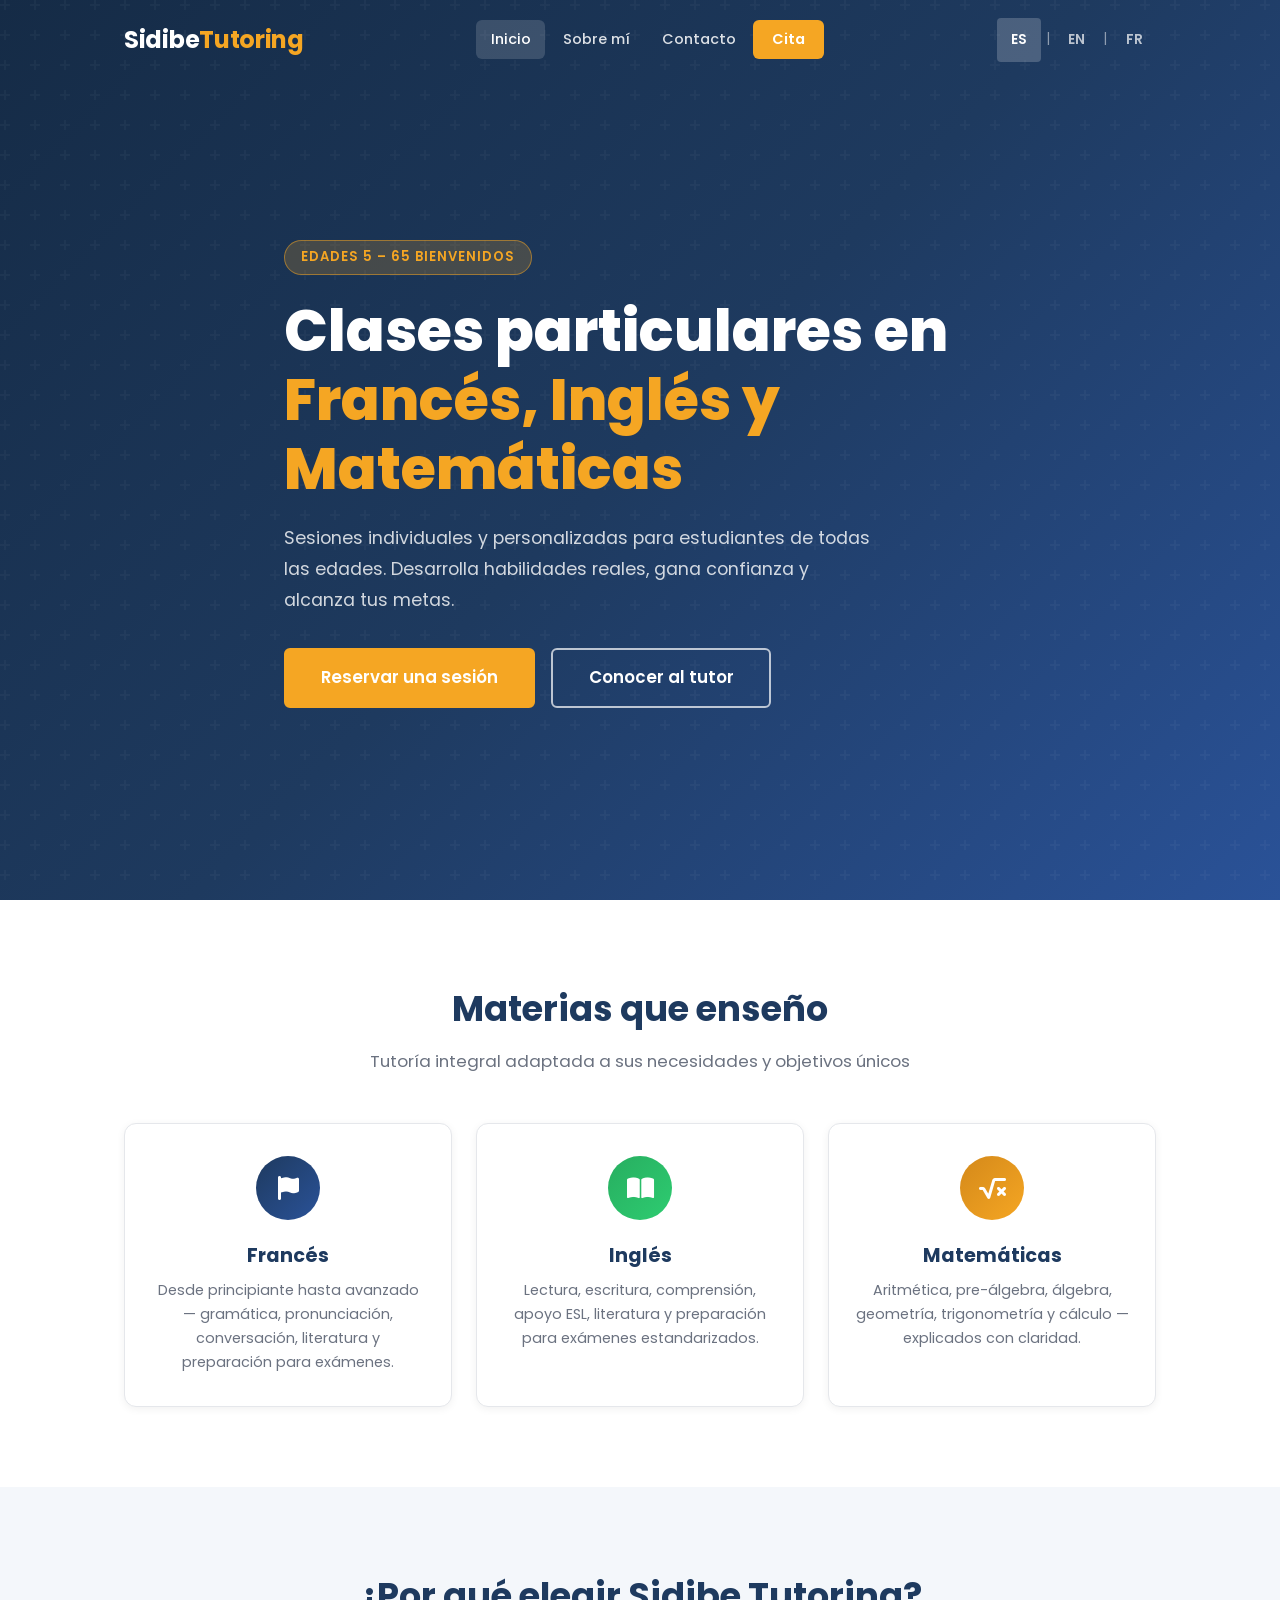
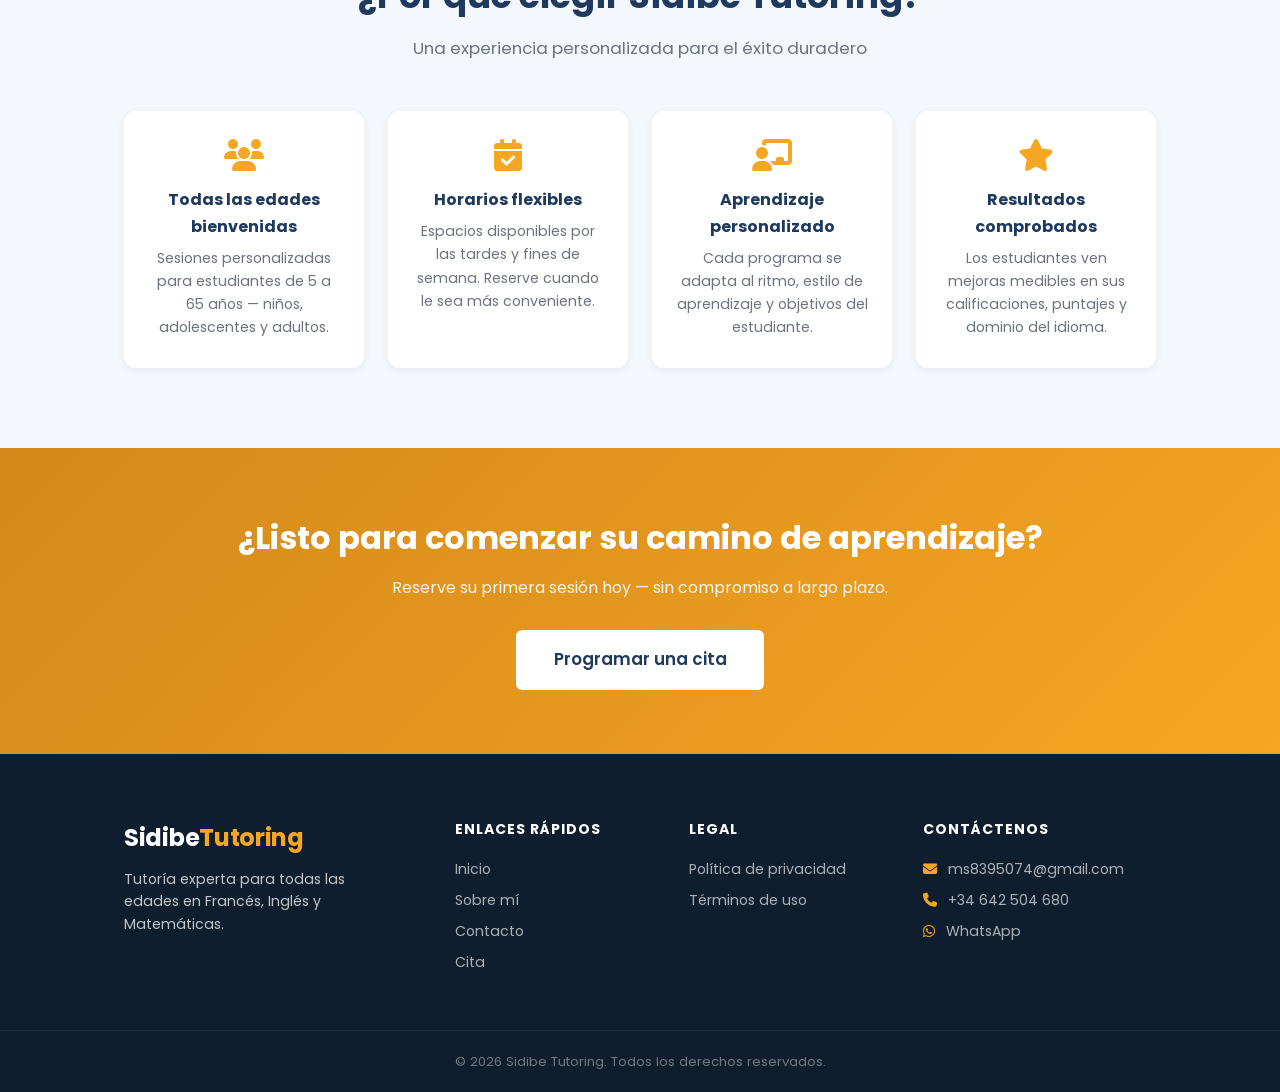
<file: index.html>
<!DOCTYPE html>
<html lang="en">
<head>
  <meta charset="UTF-8" />
  <meta name="viewport" content="width=device-width, initial-scale=1.0" />
  <meta name="theme-color" content="#152B46" />
  <meta name="apple-mobile-web-app-capable" content="yes" />
  <meta name="apple-mobile-web-app-status-bar-style" content="black-translucent" />
  <meta name="description" content="Sidibe Tutoring – Expert French, English & Math tutoring for ages 5 to 65." />
  <title>Sidibe Tutoring | French, English &amp; Math</title>
  <link rel="stylesheet" href="css/styles.css" />
  <link rel="preconnect" href="https://fonts.googleapis.com" />
  <link rel="preconnect" href="https://fonts.gstatic.com" crossorigin />
  <link href="https://fonts.googleapis.com/css2?family=Poppins:wght@300;400;500;600;700;800&display=swap" rel="stylesheet" />
  <link rel="stylesheet" href="https://cdnjs.cloudflare.com/ajax/libs/font-awesome/6.5.0/css/all.min.css" />

  <!-- Google tag (gtag.js) -->
  <script async src="https://www.googletagmanager.com/gtag/js?id=AW-17928916887"></script>
  <script>
    window.dataLayer = window.dataLayer || [];
    function gtag(){dataLayer.push(arguments);}
    gtag('js', new Date());
    gtag('config', 'AW-17928916887');
  </script>
</head>
<body>

  <!-- ════════════════════════════════════════════════
       NAVBAR
  ════════════════════════════════════════════════ -->
  <nav class="navbar" id="navbar">
    <div class="container nav-container">
      <a href="index.html" class="logo">
        <span class="logo-text">Sidibe<span class="logo-accent">Tutoring</span></span>
      </a>

      <div class="nav-links" id="navLinks">
        <a href="index.html"   class="nav-link active" data-i18n="nav_home">Home</a>
        <a href="about.html"   class="nav-link"        data-i18n="nav_about">About Me</a>
        <a href="contact.html" class="nav-link"        data-i18n="nav_contact">Contact</a>
        <a href="schedule.html" class="nav-link btn-schedule" data-i18n="nav_schedule">Schedule</a>
      </div>

      <div class="nav-right">
        <div class="lang-switcher">
          <button class="lang-btn active" data-lang="es" onclick="setLang('es')">ES</button>
          <span>|</span>
          <button class="lang-btn" data-lang="en" onclick="setLang('en')">EN</button>
          <span>|</span>
          <button class="lang-btn" data-lang="fr" onclick="setLang('fr')">FR</button>
        </div>
        <button class="hamburger" id="hamburger" onclick="toggleMenu()" aria-label="Menu">
          <span></span><span></span><span></span>
        </button>
      </div>
    </div>
  </nav>

  <!-- ════════════════════════════════════════════════
       HERO
  ════════════════════════════════════════════════ -->
  <section class="hero" id="hero">
    <div class="hero-content container">
      <div class="hero-badge" data-i18n="hero_badge">Ages 5 – 65 Welcome</div>

      <h1 class="hero-title">
        <span data-i18n="hero_title_1">Expert Tutoring in</span><br />
        <span class="hero-highlight" data-i18n="hero_title_2">Francés, Inglés y Matemáticas</span>
      </h1>

      <p class="hero-subtitle" data-i18n="hero_subtitle">
        Personalized, one-on-one sessions for learners of all ages. Build real skills, gain confidence, and reach your goals.
      </p>

      <div class="hero-buttons">
        <a href="schedule.html" class="btn btn-primary btn-lg" data-i18n="hero_cta_primary">Book a Session</a>
        <a href="about.html"    class="btn btn-secondary btn-lg" data-i18n="hero_cta_secondary">Meet Your Tutor</a>
      </div>
    </div>
  </section>

  <!-- ════════════════════════════════════════════════
       SUBJECTS
  ════════════════════════════════════════════════ -->
  <section class="subjects section" id="subjects">
    <div class="container">
      <div class="section-header">
        <h2 data-i18n="subjects_title">Subjects I Teach</h2>
        <p  data-i18n="subjects_subtitle">Comprehensive tutoring tailored to your unique needs and goals</p>
      </div>

      <div class="subjects-grid">
        <!-- French -->
        <div class="subject-card">
          <div class="subject-icon"><i class="fas fa-flag"></i></div>
          <h3 data-i18n="subject_french">French</h3>
          <p  data-i18n="subject_french_desc">From beginner to advanced — grammar, pronunciation, conversation, literature, and exam prep.</p>
        </div>
        <!-- English -->
        <div class="subject-card">
          <div class="subject-icon"><i class="fas fa-book-open"></i></div>
          <h3 data-i18n="subject_english">English</h3>
          <p  data-i18n="subject_english_desc">Reading, writing, comprehension, ESL support, literature, and standardized test prep.</p>
        </div>
        <!-- Math -->
        <div class="subject-card">
          <div class="subject-icon"><i class="fas fa-square-root-alt"></i></div>
          <h3 data-i18n="subject_math">Mathematics</h3>
          <p  data-i18n="subject_math_desc">Arithmetic, pre-algebra, algebra, geometry, trigonometry, and calculus — made clear and accessible.</p>
        </div>

      </div>
    </div>
  </section>

  <!-- ════════════════════════════════════════════════
       WHY CHOOSE
  ════════════════════════════════════════════════ -->
  <section class="why-section section bg-light">
    <div class="container">
      <div class="section-header">
        <h2 data-i18n="why_title">Why Choose Sidibe Tutoring?</h2>
        <p  data-i18n="why_subtitle">A personalized experience built for lasting success</p>
      </div>

      <div class="why-grid">
        <div class="why-card">
          <i class="fas fa-users"></i>
          <h4 data-i18n="why_1_title">All Ages Welcome</h4>
          <p  data-i18n="why_1_desc">Customized sessions for learners aged 5 to 65 — from young children to adults.</p>
        </div>
        <div class="why-card">
          <i class="fas fa-calendar-check"></i>
          <h4 data-i18n="why_2_title">Flexible Scheduling</h4>
          <p  data-i18n="why_2_desc">Evening and weekend slots available. Book the time that works best for you.</p>
        </div>
        <div class="why-card">
          <i class="fas fa-chalkboard-teacher"></i>
          <h4 data-i18n="why_3_title">Personalized Learning</h4>
          <p  data-i18n="why_3_desc">Every program is tailored to the student's pace, learning style, and goals.</p>
        </div>
        <div class="why-card">
          <i class="fas fa-star"></i>
          <h4 data-i18n="why_4_title">Proven Results</h4>
          <p  data-i18n="why_4_desc">Students see measurable improvement in grades, test scores, and language fluency.</p>
        </div>
      </div>
    </div>
  </section>

  <!-- ════════════════════════════════════════════════
       CTA BANNER
  ════════════════════════════════════════════════ -->
  <section class="cta-banner">
    <div class="container">
      <h2 data-i18n="cta_title">Ready to Start Your Learning Journey?</h2>
      <p  data-i18n="cta_subtitle">Book your first session today — no long-term commitment required.</p>
      <a href="schedule.html" class="btn btn-white btn-lg" data-i18n="cta_btn">Schedule an Appointment</a>
    </div>
  </section>

  <!-- ════════════════════════════════════════════════
       FOOTER
  ════════════════════════════════════════════════ -->
  <footer class="footer">
    <div class="container footer-grid">
      <div class="footer-brand">
        <span class="logo-text">Sidibe<span class="logo-accent">Tutoring</span></span>
        <p data-i18n="footer_tagline">Tutoría experta para todas las edades en Francés, Inglés y Matemáticas.</p>
      </div>

      <div class="footer-links">
        <h4 data-i18n="footer_pages">Quick Links</h4>
        <a href="index.html"    data-i18n="nav_home">Home</a>
        <a href="about.html"    data-i18n="nav_about">About Me</a>
        <a href="contact.html"  data-i18n="nav_contact">Contact</a>
        <a href="schedule.html" data-i18n="nav_schedule">Schedule</a>
      </div>

      <div class="footer-links">
        <h4 data-i18n="footer_legal">Legal</h4>
        <a href="privacy.html" data-i18n="nav_privacy">Privacy Policy</a>
        <a href="terms.html"   data-i18n="nav_terms">Terms of Use</a>
      </div>

      <div class="footer-contact">
        <h4 data-i18n="footer_contact_title">Get in Touch</h4>
        <a href="mailto:ms8395074@gmail.com"><i class="fas fa-envelope"></i> ms8395074@gmail.com</a>
        <a href="tel:+34642504680"><i class="fas fa-phone"></i> +34 642 504 680</a>
        <a href="https://wa.me/905338765182" target="_blank" rel="noopener"><i class="fab fa-whatsapp"></i> WhatsApp</a>
      </div>
    </div>

    <div class="footer-bottom">
      <div class="container">
        <p data-i18n="footer_copy">© 2026 Sidibe Tutoring. All rights reserved.</p>
      </div>
    </div>
  </footer>

  <script src="js/translations.js"></script>
  <script src="js/main.js"></script>
</body>
</html>
</file>
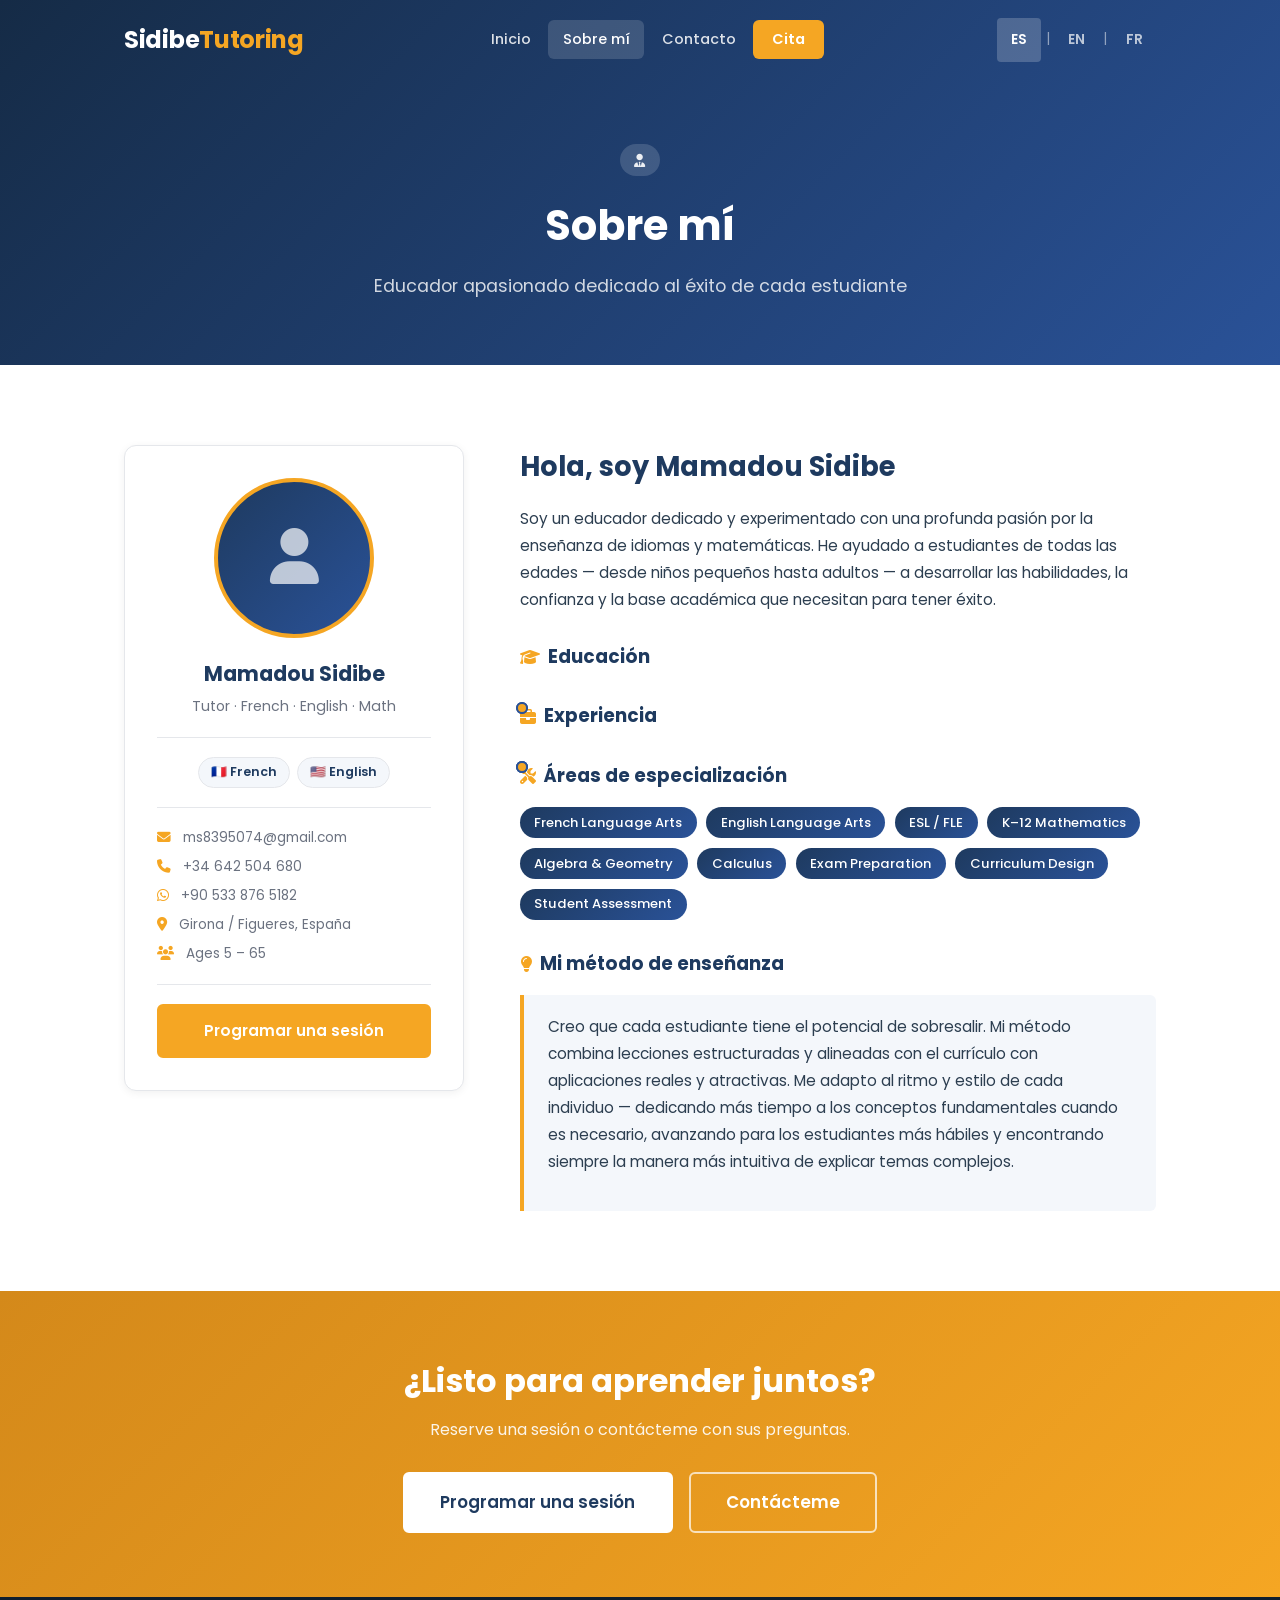
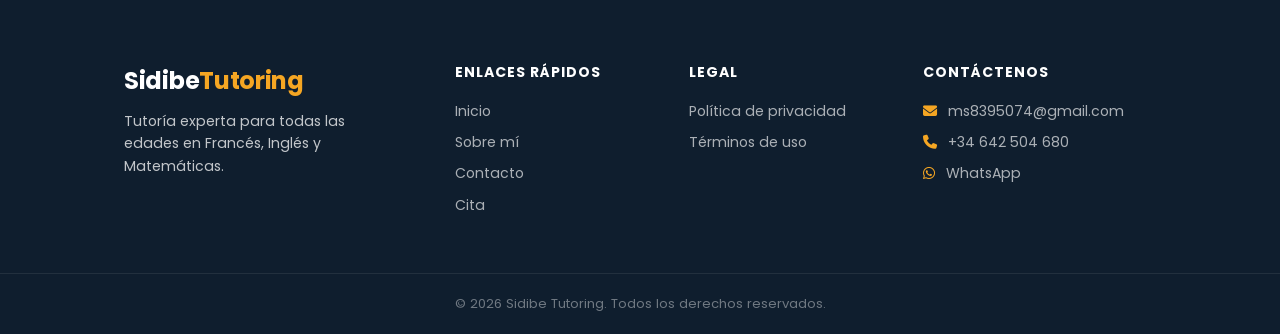
<file: about.html>
<!DOCTYPE html>
<html lang="en">
<head>
  <meta charset="UTF-8" />
  <meta name="viewport" content="width=device-width, initial-scale=1.0" />
  <meta name="theme-color" content="#152B46" />
  <meta name="apple-mobile-web-app-capable" content="yes" />
  <meta name="apple-mobile-web-app-status-bar-style" content="black-translucent" />
  <meta name="description" content="Learn about Mamadou Sidibe — experienced tutor in French, English and Math for all ages." />
  <title>About Me | Sidibe Tutoring</title>
  <link rel="stylesheet" href="css/styles.css" />
  <link rel="preconnect" href="https://fonts.googleapis.com" />
  <link rel="preconnect" href="https://fonts.gstatic.com" crossorigin />
  <link href="https://fonts.googleapis.com/css2?family=Poppins:wght@300;400;500;600;700;800&display=swap" rel="stylesheet" />
  <link rel="stylesheet" href="https://cdnjs.cloudflare.com/ajax/libs/font-awesome/6.5.0/css/all.min.css" />

  <!-- Google tag (gtag.js) -->
  <script async src="https://www.googletagmanager.com/gtag/js?id=AW-17928916887"></script>
  <script>
    window.dataLayer = window.dataLayer || [];
    function gtag(){dataLayer.push(arguments);}
    gtag('js', new Date());
    gtag('config', 'AW-17928916887');
  </script>
</head>
<body>

  <!-- ════════════════════ NAVBAR ════════════════════ -->
  <nav class="navbar" id="navbar">
    <div class="container nav-container">
      <a href="index.html" class="logo">
        <span class="logo-text">Sidibe<span class="logo-accent">Tutoring</span></span>
      </a>
      <div class="nav-links" id="navLinks">
        <a href="index.html"    class="nav-link"        data-i18n="nav_home">Home</a>
        <a href="about.html"    class="nav-link active"  data-i18n="nav_about">About Me</a>
        <a href="contact.html"  class="nav-link"        data-i18n="nav_contact">Contact</a>
        <a href="schedule.html" class="nav-link btn-schedule" data-i18n="nav_schedule">Schedule</a>
      </div>
      <div class="nav-right">
        <div class="lang-switcher">
          <button class="lang-btn active" data-lang="es" onclick="setLang('es')">ES</button>
          <span>|</span>
          <button class="lang-btn" data-lang="en" onclick="setLang('en')">EN</button>
          <span>|</span>
          <button class="lang-btn" data-lang="fr" onclick="setLang('fr')">FR</button>
        </div>
        <button class="hamburger" id="hamburger" onclick="toggleMenu()" aria-label="Menu">
          <span></span><span></span><span></span>
        </button>
      </div>
    </div>
  </nav>

  <!-- ════════════════════ PAGE HERO ════════════════════ -->
  <header class="page-hero">
    <div class="container">
      <div class="page-hero-badge"><i class="fas fa-user-tie"></i></div>
      <h1 data-i18n="about_hero_title">About Me</h1>
      <p  data-i18n="about_hero_subtitle">Passionate educator dedicated to every learner's success</p>
    </div>
  </header>

  <!-- ════════════════════ ABOUT CONTENT ════════════════════ -->
  <section class="section">
    <div class="container">
      <div class="about-grid">

        <!-- ── Sidebar ── -->
        <aside class="about-sidebar">
          <!-- Profile Photo — replace src with your image file -->
          <div class="about-photo">
            <!-- PLACEHOLDER: add photo later -->
            <!-- <img src="images/sidibe-profile.jpg" alt="Mamadou Sidibe" /> -->
            <span class="about-photo-placeholder"><i class="fas fa-user"></i></span>
          </div>

          <p class="about-name">Mamadou Sidibe</p>
          <p class="about-title-tag">Tutor · French · English · Math</p>

          <hr class="about-divider" />

          <div class="about-langs">
            <span class="lang-tag">🇫🇷 French</span>
            <span class="lang-tag">🇺🇸 English</span>

          </div>

          <hr class="about-divider" />

          <div style="text-align:left;font-size:.85rem;">
            <p style="margin-bottom:.4rem;"><i class="fas fa-envelope" style="color:var(--secondary);margin-right:.5rem;"></i>
              <a href="mailto:ms8395074@gmail.com" style="color:var(--text-light);">ms8395074@gmail.com</a>
            </p>
            <p style="margin-bottom:.4rem;"><i class="fas fa-phone" style="color:var(--secondary);margin-right:.5rem;"></i>
              <a href="tel:+34642504680" style="color:var(--text-light);">+34 642 504 680</a>
            </p>
            <p style="margin-bottom:.4rem;"><i class="fab fa-whatsapp" style="color:var(--secondary);margin-right:.5rem;"></i>
              <a href="https://wa.me/905338765182" target="_blank" rel="noopener" style="color:var(--text-light);">+90 533 876 5182</a>
            </p>
            <p style="margin-bottom:.4rem;"><i class="fas fa-map-marker-alt" style="color:var(--secondary);margin-right:.5rem;"></i>
              <span style="color:var(--text-light);">Girona / Figueres, España</span>
            </p>
            <p><i class="fas fa-users" style="color:var(--secondary);margin-right:.5rem;"></i>
              <span style="color:var(--text-light);">Ages 5 – 65</span>
            </p>
          </div>

          <hr class="about-divider" />
          <a href="schedule.html" class="btn btn-primary" style="width:100%;justify-content:center;" data-i18n="about_cta_schedule">Schedule a Session</a>
        </aside>

        <!-- ── Main Content ── -->
        <div class="about-content">

          <!-- Intro -->
          <h2 data-i18n="about_intro_title">Hello, I'm Mamadou Sidibe</h2>
          <p  data-i18n="about_intro_text">
            I am a dedicated and experienced educator with a deep passion for teaching languages and mathematics.
            I have helped students of all ages — from young children to working adults — build the skills,
            confidence, and academic foundation they need to succeed.
          </p>

          <!-- ═══ EDUCATION ═══════════════════════════════════
               ⚠️  UPDATE THIS SECTION with content from MamadouSidibe.pdf
          ════════════════════════════════════════════════════ -->
          <h3><i class="fas fa-graduation-cap"></i> <span data-i18n="about_education_title">Education</span></h3>
          <div class="timeline">

            <div class="timeline-item">
              <h4><!-- Degree Title from PDF --></h4>
              <span><!-- Institution & Year from PDF --></span>
              <p><!-- Description from PDF --></p>
            </div>

            <div class="timeline-item">
              <h4><!-- Additional Degree/Certification from PDF --></h4>
              <span><!-- Institution & Year from PDF --></span>
              <p><!-- Description from PDF --></p>
            </div>

          </div>

          <!-- ═══ EXPERIENCE ══════════════════════════════════
               ⚠️  UPDATE THIS SECTION with content from MamadouSidibe.pdf
          ════════════════════════════════════════════════════ -->
          <h3><i class="fas fa-briefcase"></i> <span data-i18n="about_experience_title">Experience</span></h3>
          <div class="timeline">

            <div class="timeline-item">
              <h4><!-- Job Title / Role from PDF --></h4>
              <span><!-- Employer & Dates from PDF --></span>
              <p><!-- Responsibilities / achievements from PDF --></p>
            </div>

            <div class="timeline-item">
              <h4><!-- Additional Role from PDF --></h4>
              <span><!-- Employer & Dates from PDF --></span>
              <p><!-- Details from PDF --></p>
            </div>

            <div class="timeline-item">
              <h4><!-- Additional Role from PDF --></h4>
              <span><!-- Employer & Dates from PDF --></span>
              <p><!-- Details from PDF --></p>
            </div>

          </div>

          <!-- ═══ SKILLS ══════════════════════════════════════
               ⚠️  UPDATE / ADD skills from MamadouSidibe.pdf
          ════════════════════════════════════════════════════ -->
          <h3><i class="fas fa-tools"></i> <span data-i18n="about_skills_title">Areas of Expertise</span></h3>
          <div class="skills-grid">
            <span class="skill-tag">French Language Arts</span>
            <span class="skill-tag">English Language Arts</span>
            <span class="skill-tag">ESL / FLE</span>
            <span class="skill-tag">K–12 Mathematics</span>
            <span class="skill-tag">Algebra & Geometry</span>
            <span class="skill-tag">Calculus</span>

            <span class="skill-tag">Exam Preparation</span>
            <span class="skill-tag">Curriculum Design</span>
            <span class="skill-tag">Student Assessment</span>
            <!-- Add more from PDF if needed -->
          </div>

          <!-- Teaching Approach -->
          <h3><i class="fas fa-lightbulb"></i> <span data-i18n="about_approach_title">My Teaching Approach</span></h3>
          <div class="approach-box">
            <p data-i18n="about_approach_text">
              I believe every student has the potential to excel. My method combines structured, curriculum-aligned
              lessons with engaging real-world applications. I adapt my pace and style to each individual —
              slowing down on foundational concepts when needed, accelerating for advanced learners, and always
              finding the most intuitive way to explain complex topics.
            </p>
          </div>

        </div><!-- end .about-content -->
      </div><!-- end .about-grid -->
    </div>
  </section>

  <!-- ════════════════════ CTA ════════════════════ -->
  <section class="cta-banner">
    <div class="container">
      <h2 data-i18n="about_cta_title">Ready to learn together?</h2>
      <p  data-i18n="about_cta_subtitle">Book a session or reach out with any questions.</p>
      <div style="display:flex;gap:1rem;justify-content:center;flex-wrap:wrap;">
        <a href="schedule.html" class="btn btn-white btn-lg"    data-i18n="about_cta_schedule">Schedule a Session</a>
        <a href="contact.html"  class="btn btn-secondary btn-lg" data-i18n="about_cta_contact">Contact Me</a>
      </div>
    </div>
  </section>

  <!-- ════════════════════ FOOTER ════════════════════ -->
  <footer class="footer">
    <div class="container footer-grid">
      <div class="footer-brand">
        <span class="logo-text">Sidibe<span class="logo-accent">Tutoring</span></span>
        <p data-i18n="footer_tagline">Tutoría experta para todas las edades en Francés, Inglés y Matemáticas.</p>
      </div>
      <div class="footer-links">
        <h4 data-i18n="footer_pages">Quick Links</h4>
        <a href="index.html"    data-i18n="nav_home">Home</a>
        <a href="about.html"    data-i18n="nav_about">About Me</a>
        <a href="contact.html"  data-i18n="nav_contact">Contact</a>
        <a href="schedule.html" data-i18n="nav_schedule">Schedule</a>
      </div>
      <div class="footer-links">
        <h4 data-i18n="footer_legal">Legal</h4>
        <a href="privacy.html" data-i18n="nav_privacy">Privacy Policy</a>
        <a href="terms.html"   data-i18n="nav_terms">Terms of Use</a>
      </div>
      <div class="footer-contact">
        <h4 data-i18n="footer_contact_title">Get in Touch</h4>
        <a href="mailto:ms8395074@gmail.com"><i class="fas fa-envelope"></i> ms8395074@gmail.com</a>
        <a href="tel:+34642504680"><i class="fas fa-phone"></i> +34 642 504 680</a>
        <a href="https://wa.me/905338765182" target="_blank" rel="noopener"><i class="fab fa-whatsapp"></i> WhatsApp</a>
      </div>
    </div>
    <div class="footer-bottom">
      <div class="container">
        <p data-i18n="footer_copy">© 2026 Sidibe Tutoring. All rights reserved.</p>
      </div>
    </div>
  </footer>

  <script src="js/translations.js"></script>
  <script src="js/main.js"></script>
</body>
</html>
</file>
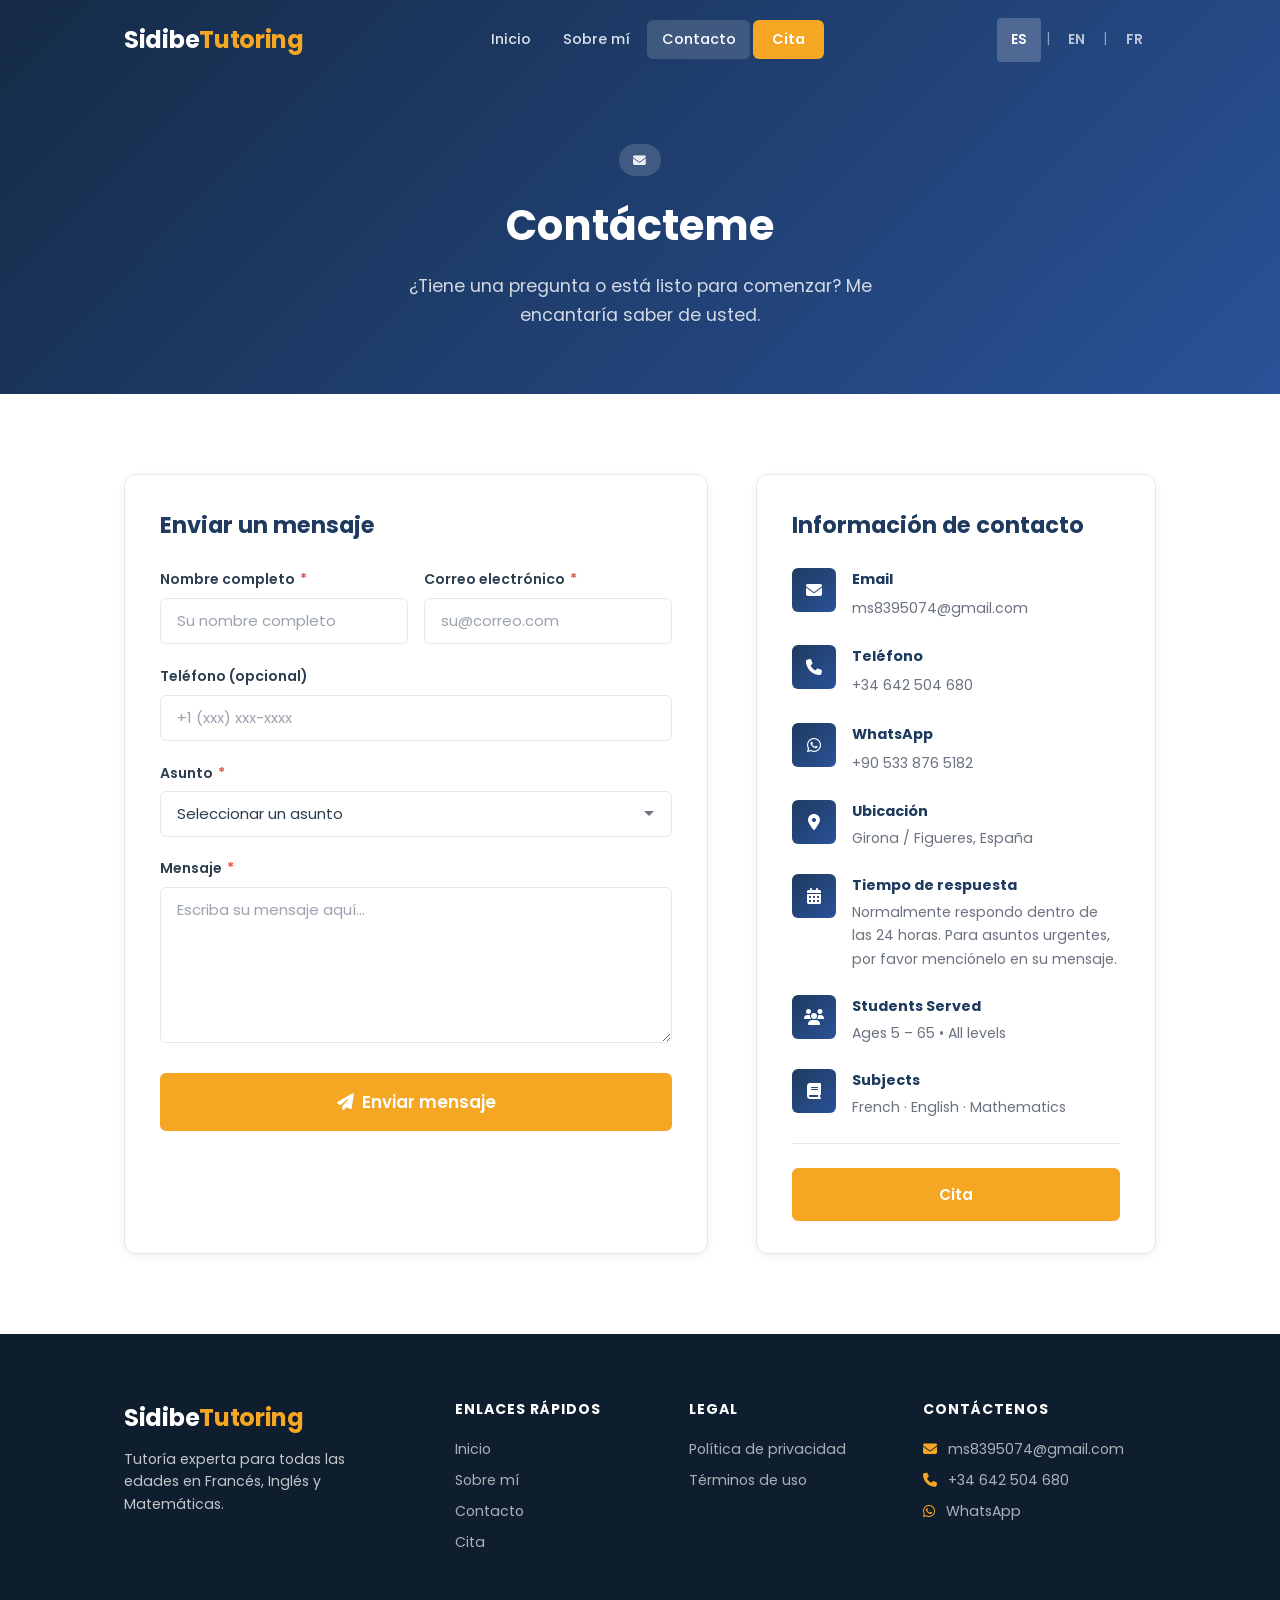
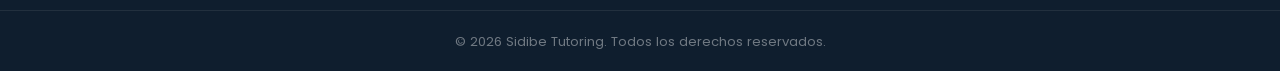
<file: contact.html>
<!DOCTYPE html>
<html lang="en">
<head>
  <meta charset="UTF-8" />
  <meta name="viewport" content="width=device-width, initial-scale=1.0" />
  <meta name="theme-color" content="#152B46" />
  <meta name="apple-mobile-web-app-capable" content="yes" />
  <meta name="apple-mobile-web-app-status-bar-style" content="black-translucent" />
  <meta name="description" content="Contact Mamadou Sidibe — send a message or ask about tutoring services." />
  <title>Contact | Sidibe Tutoring</title>
  <link rel="stylesheet" href="css/styles.css" />
  <link rel="preconnect" href="https://fonts.googleapis.com" />
  <link rel="preconnect" href="https://fonts.gstatic.com" crossorigin />
  <link href="https://fonts.googleapis.com/css2?family=Poppins:wght@300;400;500;600;700;800&display=swap" rel="stylesheet" />
  <link rel="stylesheet" href="https://cdnjs.cloudflare.com/ajax/libs/font-awesome/6.5.0/css/all.min.css" />

  <!-- Google tag (gtag.js) -->
  <script async src="https://www.googletagmanager.com/gtag/js?id=AW-17928916887"></script>
  <script>
    window.dataLayer = window.dataLayer || [];
    function gtag(){dataLayer.push(arguments);}
    gtag('js', new Date());
    gtag('config', 'AW-17928916887');
  </script>
</head>
<body>

  <!-- ════════════════════ NAVBAR ════════════════════ -->
  <nav class="navbar" id="navbar">
    <div class="container nav-container">
      <a href="index.html" class="logo">
        <span class="logo-text">Sidibe<span class="logo-accent">Tutoring</span></span>
      </a>
      <div class="nav-links" id="navLinks">
        <a href="index.html"    class="nav-link"        data-i18n="nav_home">Home</a>
        <a href="about.html"    class="nav-link"        data-i18n="nav_about">About Me</a>
        <a href="contact.html"  class="nav-link active"  data-i18n="nav_contact">Contact</a>
        <a href="schedule.html" class="nav-link btn-schedule" data-i18n="nav_schedule">Schedule</a>
      </div>
      <div class="nav-right">
        <div class="lang-switcher">
          <button class="lang-btn active" data-lang="es" onclick="setLang('es')">ES</button>
          <span>|</span>
          <button class="lang-btn" data-lang="en" onclick="setLang('en')">EN</button>
          <span>|</span>
          <button class="lang-btn" data-lang="fr" onclick="setLang('fr')">FR</button>
        </div>
        <button class="hamburger" id="hamburger" onclick="toggleMenu()" aria-label="Menu">
          <span></span><span></span><span></span>
        </button>
      </div>
    </div>
  </nav>

  <!-- ════════════════════ PAGE HERO ════════════════════ -->
  <header class="page-hero">
    <div class="container">
      <div class="page-hero-badge"><i class="fas fa-envelope"></i></div>
      <h1 data-i18n="contact_hero_title">Contact Me</h1>
      <p  data-i18n="contact_hero_subtitle">Have a question or ready to get started? I'd love to hear from you.</p>
    </div>
  </header>

  <!-- ════════════════════ CONTACT SECTION ════════════════════ -->
  <section class="section">
    <div class="container">
      <div class="contact-grid">

        <!-- ── Contact Form ── -->
        <div class="contact-form-card">
          <h2 data-i18n="contact_form_title">Send a Message</h2>

          <!-- Error message -->
          <div id="contactError" style="display:none;background:#FEE2E2;color:#991B1B;border-radius:var(--radius-sm);padding:.7rem 1rem;margin-bottom:1rem;font-size:.88rem;"></div>

          <form id="contactForm" novalidate>
            <div class="form-row">
              <div class="form-group">
                <label for="cName"><span data-i18n="form_name">Full Name</span> <span class="required">*</span></label>
                <input type="text" id="cName" class="form-control" data-i18n-ph="form_name_ph" placeholder="Your full name" required />
              </div>
              <div class="form-group">
                <label for="cEmail"><span data-i18n="form_email">Email Address</span> <span class="required">*</span></label>
                <input type="email" id="cEmail" class="form-control" data-i18n-ph="form_email_ph" placeholder="your@email.com" required />
              </div>
            </div>

            <div class="form-group">
              <label for="cPhone" data-i18n="form_phone">Phone Number (Optional)</label>
              <input type="tel" id="cPhone" class="form-control" data-i18n-ph="form_phone_ph" placeholder="+1 (xxx) xxx-xxxx" />
            </div>

            <div class="form-group">
              <label for="cSubject"><span data-i18n="form_subject">Subject</span> <span class="required">*</span></label>
              <select id="cSubject" class="form-control" required>
                <option value="" disabled selected data-i18n="form_subject_ph">Select a subject</option>
                <option value="General Inquiry"      data-i18n="form_subject_opt_1">General Inquiry</option>
                <option value="French Tutoring"      data-i18n="form_subject_opt_2">French Tutoring</option>
                <option value="English Tutoring"     data-i18n="form_subject_opt_3">English Tutoring</option>
                <option value="Math Tutoring"        data-i18n="form_subject_opt_4">Math Tutoring</option>

                <option value="Scheduling / Pricing" data-i18n="form_subject_opt_6">Scheduling / Pricing</option>
                <option value="Other"                data-i18n="form_subject_opt_7">Other</option>
              </select>
            </div>

            <div class="form-group">
              <label for="cMessage"><span data-i18n="form_message">Message</span> <span class="required">*</span></label>
              <textarea id="cMessage" class="form-control" rows="6" data-i18n-ph="form_message_ph" placeholder="Write your message here..." required></textarea>
            </div>

            <button type="submit" class="btn btn-primary btn-lg" style="width:100%;justify-content:center;">
              <i class="fas fa-paper-plane"></i>
              <span data-i18n="form_submit">Send Message</span>
            </button>
          </form>

          <!-- Success state -->
          <div class="form-success" id="contactSuccess">
            <i class="fas fa-check-circle" style="color:var(--accent);"></i>
            <h3 data-i18n="form_success_title">Message Sent!</h3>
            <p  data-i18n="form_success_text">Thank you for reaching out. I'll get back to you as soon as possible, typically within 24 hours.</p>
          </div>
        </div>

        <!-- ── Contact Info ── -->
        <div class="contact-info-card">
          <h2 data-i18n="contact_info_title">Contact Information</h2>

          <div class="contact-info-item">
            <div class="contact-info-icon"><i class="fas fa-envelope"></i></div>
            <div class="contact-info-text">
              <h4>Email</h4>
              <a href="mailto:ms8395074@gmail.com">ms8395074@gmail.com</a>
            </div>
          </div>

          <div class="contact-info-item">
            <div class="contact-info-icon"><i class="fas fa-phone"></i></div>
            <div class="contact-info-text">
              <h4>Teléfono</h4>
              <a href="tel:+34642504680">+34 642 504 680</a>
            </div>
          </div>

          <div class="contact-info-item">
            <div class="contact-info-icon"><i class="fab fa-whatsapp"></i></div>
            <div class="contact-info-text">
              <h4>WhatsApp</h4>
              <a href="https://wa.me/905338765182" target="_blank" rel="noopener">+90 533 876 5182</a>
            </div>
          </div>

          <div class="contact-info-item">
            <div class="contact-info-icon"><i class="fas fa-map-marker-alt"></i></div>
            <div class="contact-info-text">
              <h4>Ubicación</h4>
              <p>Girona / Figueres, España</p>
            </div>
          </div>

          <div class="contact-info-item">
            <div class="contact-info-icon"><i class="fas fa-calendar-alt"></i></div>
            <div class="contact-info-text">
              <h4 data-i18n="contact_response_title">Response Time</h4>
              <p data-i18n="contact_response_text">I typically respond within 24 hours. For urgent matters, please mention it in your message.</p>
            </div>
          </div>

          <div class="contact-info-item">
            <div class="contact-info-icon"><i class="fas fa-users"></i></div>
            <div class="contact-info-text">
              <h4>Students Served</h4>
              <p>Ages 5 – 65 • All levels</p>
            </div>
          </div>

          <div class="contact-info-item">
            <div class="contact-info-icon"><i class="fas fa-book"></i></div>
            <div class="contact-info-text">
              <h4>Subjects</h4>
              <p>French · English · Mathematics</p>
            </div>
          </div>

          <hr style="border:none;border-top:1px solid var(--border);margin:1.5rem 0;" />

          <a href="schedule.html" class="btn btn-primary" style="width:100%;justify-content:center;" data-i18n="nav_schedule">
            <i class="fas fa-calendar-check"></i> Schedule
          </a>
        </div>

      </div>
    </div>
  </section>

  <!-- ════════════════════ FOOTER ════════════════════ -->
  <footer class="footer">
    <div class="container footer-grid">
      <div class="footer-brand">
        <span class="logo-text">Sidibe<span class="logo-accent">Tutoring</span></span>
        <p data-i18n="footer_tagline">Tutoría experta para todas las edades en Francés, Inglés y Matemáticas.</p>
      </div>
      <div class="footer-links">
        <h4 data-i18n="footer_pages">Quick Links</h4>
        <a href="index.html"    data-i18n="nav_home">Home</a>
        <a href="about.html"    data-i18n="nav_about">About Me</a>
        <a href="contact.html"  data-i18n="nav_contact">Contact</a>
        <a href="schedule.html" data-i18n="nav_schedule">Schedule</a>
      </div>
      <div class="footer-links">
        <h4 data-i18n="footer_legal">Legal</h4>
        <a href="privacy.html" data-i18n="nav_privacy">Privacy Policy</a>
        <a href="terms.html"   data-i18n="nav_terms">Terms of Use</a>
      </div>
      <div class="footer-contact">
        <h4 data-i18n="footer_contact_title">Get in Touch</h4>
        <a href="mailto:ms8395074@gmail.com"><i class="fas fa-envelope"></i> ms8395074@gmail.com</a>
        <a href="tel:+34642504680"><i class="fas fa-phone"></i> +34 642 504 680</a>
        <a href="https://wa.me/905338765182" target="_blank" rel="noopener"><i class="fab fa-whatsapp"></i> WhatsApp</a>
      </div>
    </div>
    <div class="footer-bottom">
      <div class="container">
        <p data-i18n="footer_copy">© 2026 Sidibe Tutoring. All rights reserved.</p>
      </div>
    </div>
  </footer>

  <script src="js/translations.js"></script>
  <script src="js/main.js"></script>
</body>
</html>
</file>
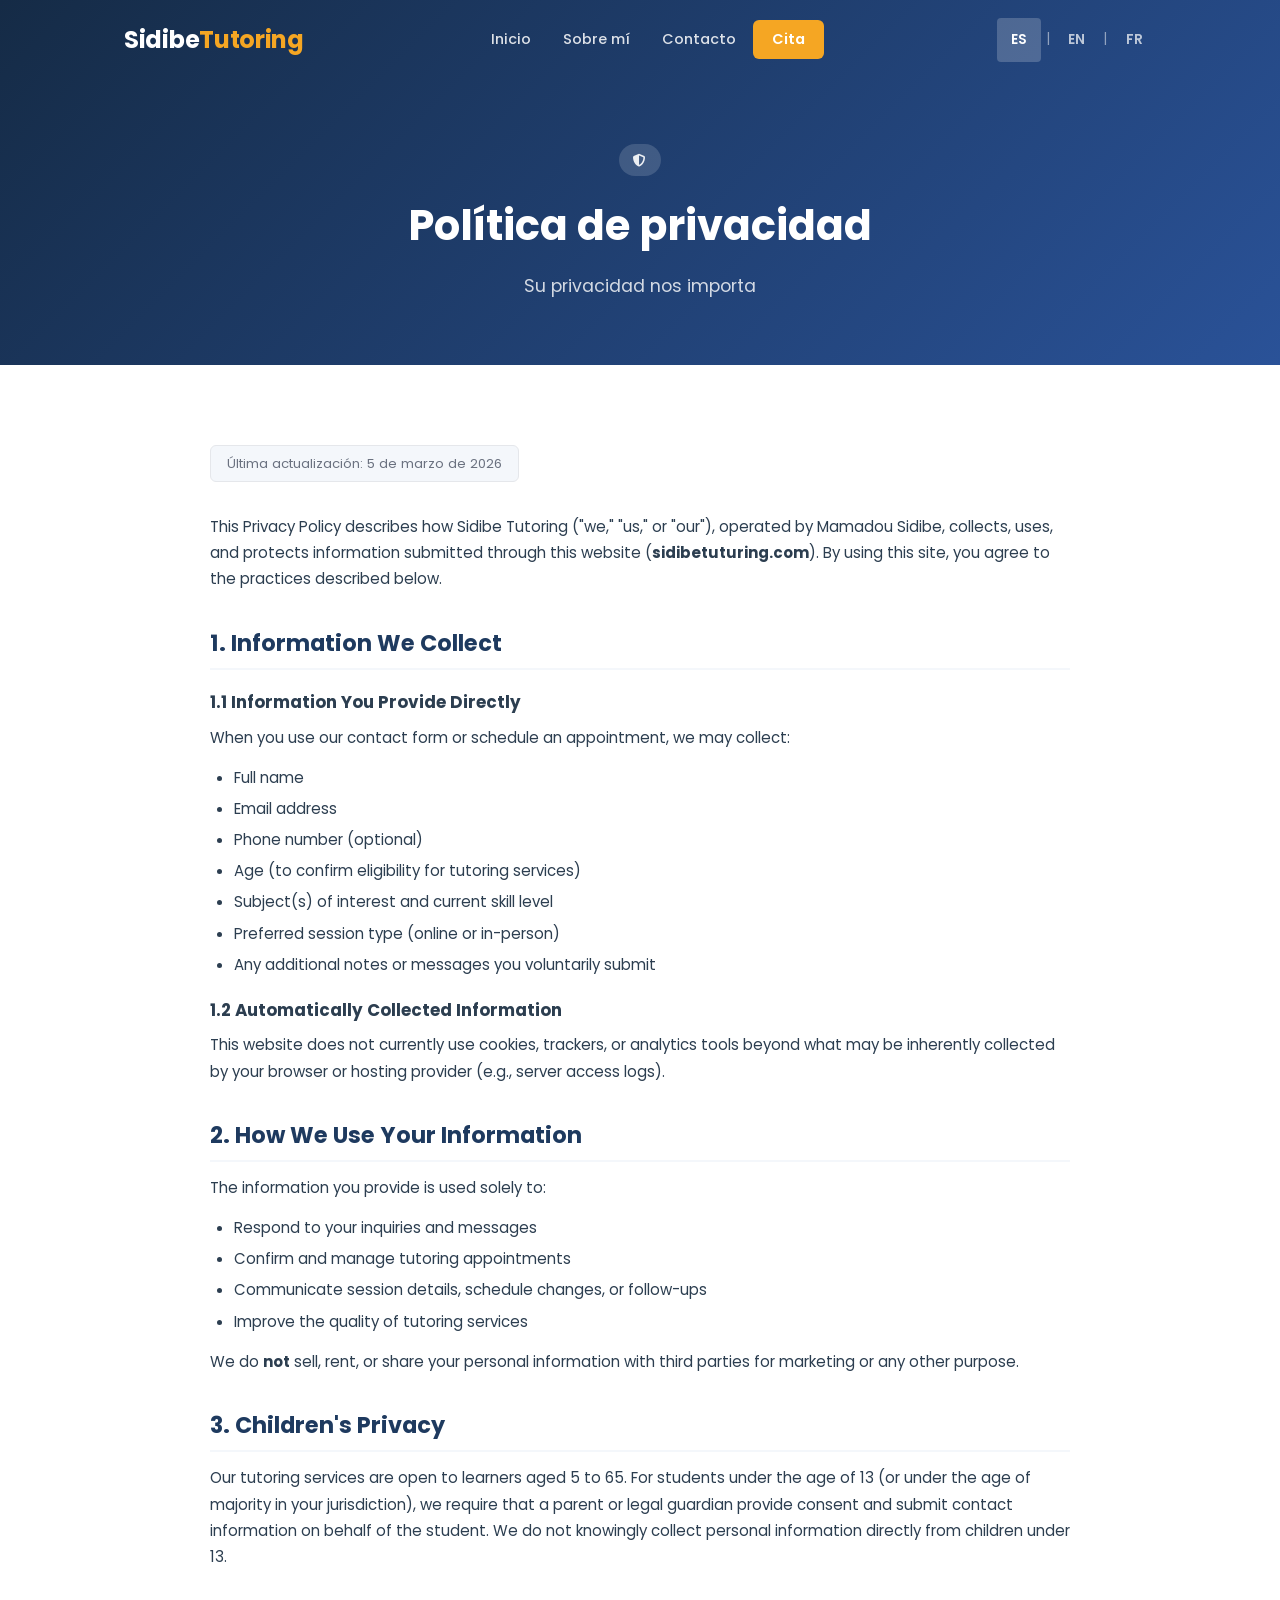
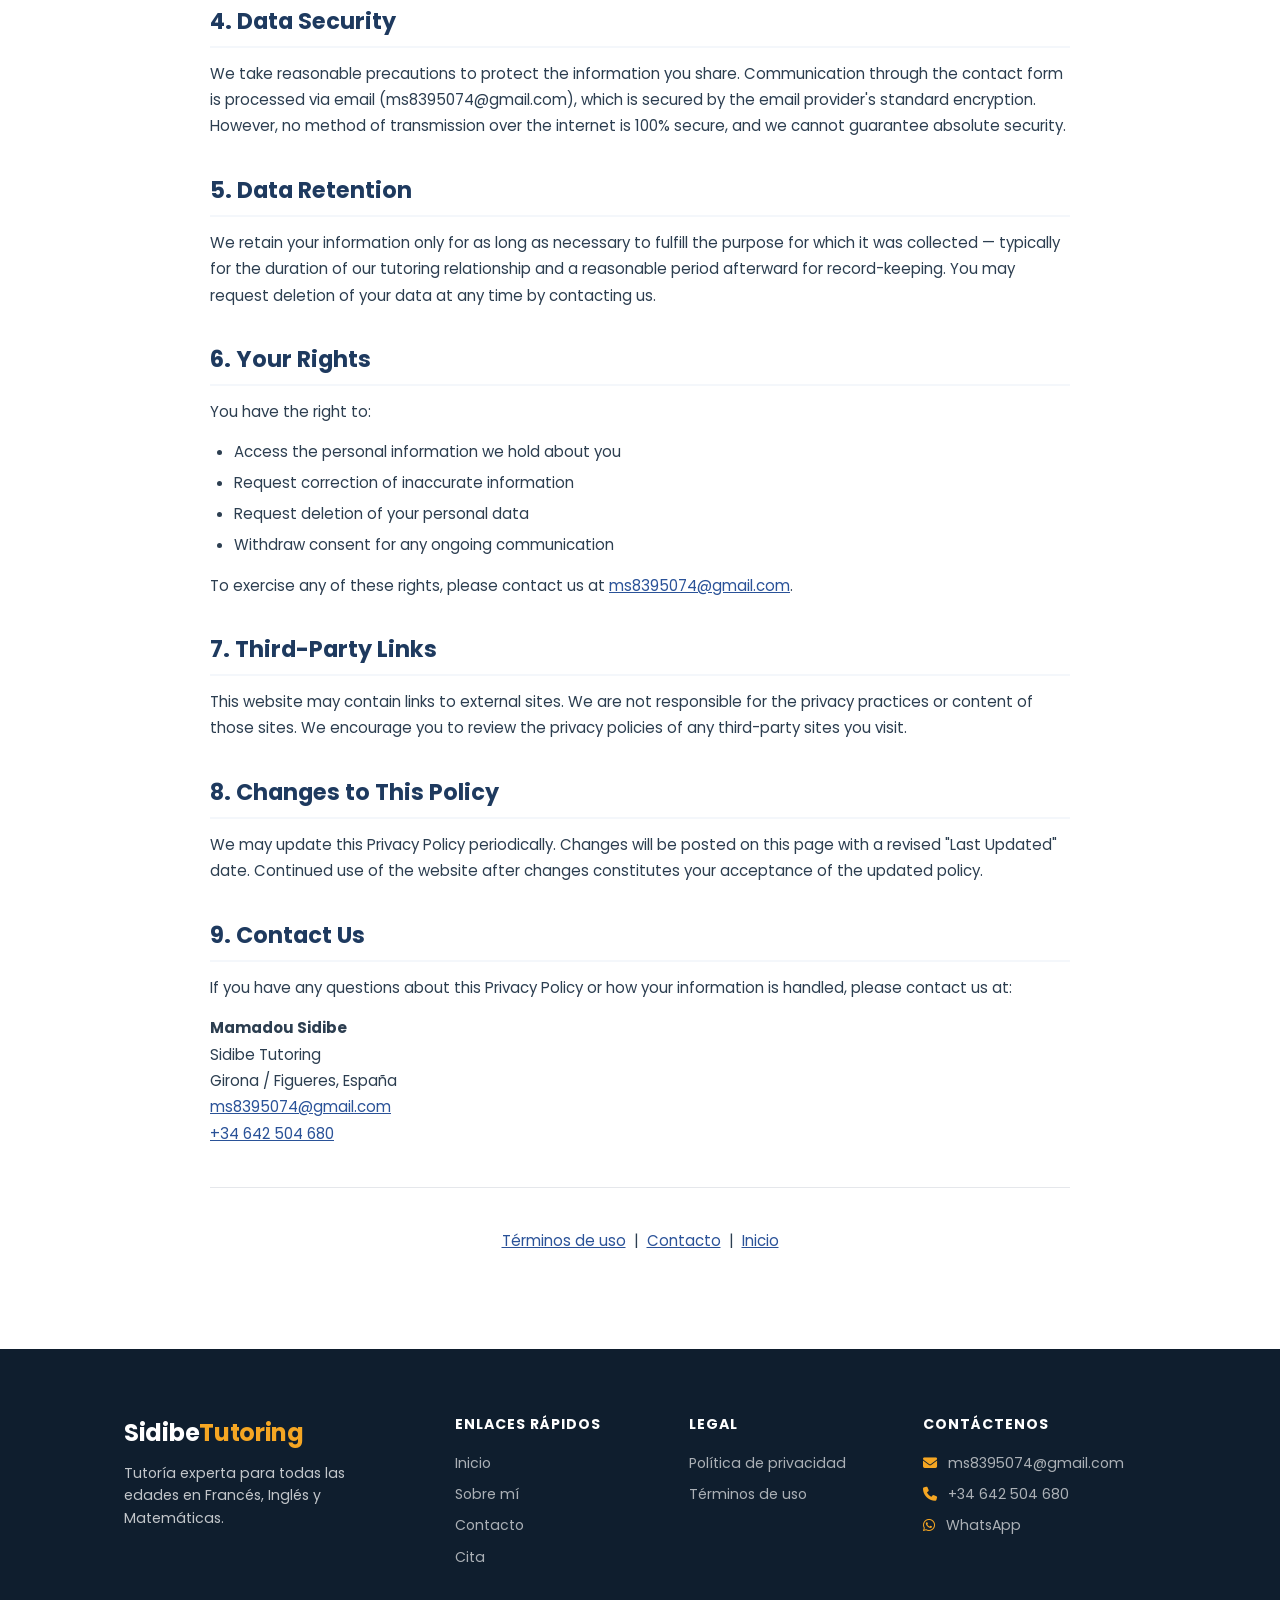
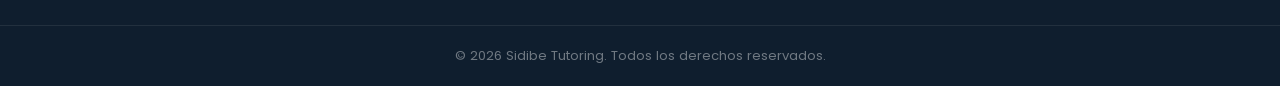
<file: privacy.html>
<!DOCTYPE html>
<html lang="en">
<head>
  <meta charset="UTF-8" />
  <meta name="viewport" content="width=device-width, initial-scale=1.0" />
  <meta name="theme-color" content="#152B46" />
  <meta name="apple-mobile-web-app-capable" content="yes" />
  <meta name="apple-mobile-web-app-status-bar-style" content="black-translucent" />
  <meta name="description" content="Privacy Policy for Sidibe Tutoring — how we collect, use, and protect your information." />
  <title>Privacy Policy | Sidibe Tutoring</title>
  <link rel="stylesheet" href="css/styles.css" />
  <link rel="preconnect" href="https://fonts.googleapis.com" />
  <link rel="preconnect" href="https://fonts.gstatic.com" crossorigin />
  <link href="https://fonts.googleapis.com/css2?family=Poppins:wght@300;400;500;600;700;800&display=swap" rel="stylesheet" />
  <link rel="stylesheet" href="https://cdnjs.cloudflare.com/ajax/libs/font-awesome/6.5.0/css/all.min.css" />

  <!-- Google tag (gtag.js) -->
  <script async src="https://www.googletagmanager.com/gtag/js?id=AW-17928916887"></script>
  <script>
    window.dataLayer = window.dataLayer || [];
    function gtag(){dataLayer.push(arguments);}
    gtag('js', new Date());
    gtag('config', 'AW-17928916887');
  </script>
</head>
<body>

  <!-- ════════════════════ NAVBAR ════════════════════ -->
  <nav class="navbar" id="navbar">
    <div class="container nav-container">
      <a href="index.html" class="logo">
        <span class="logo-text">Sidibe<span class="logo-accent">Tutoring</span></span>
      </a>
      <div class="nav-links" id="navLinks">
        <a href="index.html"    class="nav-link"        data-i18n="nav_home">Home</a>
        <a href="about.html"    class="nav-link"        data-i18n="nav_about">About Me</a>
        <a href="contact.html"  class="nav-link"        data-i18n="nav_contact">Contact</a>
        <a href="schedule.html" class="nav-link btn-schedule" data-i18n="nav_schedule">Schedule</a>
      </div>
      <div class="nav-right">
        <div class="lang-switcher">
          <button class="lang-btn active" data-lang="es" onclick="setLang('es')">ES</button>
          <span>|</span>
          <button class="lang-btn" data-lang="en" onclick="setLang('en')">EN</button>
          <span>|</span>
          <button class="lang-btn" data-lang="fr" onclick="setLang('fr')">FR</button>
        </div>
        <button class="hamburger" id="hamburger" onclick="toggleMenu()" aria-label="Menu">
          <span></span><span></span><span></span>
        </button>
      </div>
    </div>
  </nav>

  <!-- ════════════════════ PAGE HERO ════════════════════ -->
  <header class="page-hero">
    <div class="container">
      <div class="page-hero-badge"><i class="fas fa-shield-alt"></i></div>
      <h1 data-i18n="privacy_hero_title">Privacy Policy</h1>
      <p  data-i18n="privacy_hero_subtitle">Your privacy matters to us</p>
    </div>
  </header>

  <!-- ════════════════════ CONTENT ════════════════════ -->
  <section class="section">
    <div class="container">
      <div class="legal-content">

        <span class="legal-last-updated" data-i18n="privacy_updated">Last Updated: March 5, 2026</span>

        <p>
          This Privacy Policy describes how Sidibe Tutoring ("we," "us," or "our"), operated by Mamadou Sidibe,
          collects, uses, and protects information submitted through this website
          (<strong>sidibetuturing.com</strong>). By using this site, you agree to the practices described below.
        </p>

        <!-- 1 -->
        <h2>1. Information We Collect</h2>

        <h3>1.1 Information You Provide Directly</h3>
        <p>When you use our contact form or schedule an appointment, we may collect:</p>
        <ul>
          <li>Full name</li>
          <li>Email address</li>
          <li>Phone number (optional)</li>
          <li>Age (to confirm eligibility for tutoring services)</li>
          <li>Subject(s) of interest and current skill level</li>
          <li>Preferred session type (online or in-person)</li>
          <li>Any additional notes or messages you voluntarily submit</li>
        </ul>

        <h3>1.2 Automatically Collected Information</h3>
        <p>
          This website does not currently use cookies, trackers, or analytics tools beyond what may be
          inherently collected by your browser or hosting provider (e.g., server access logs).
        </p>

        <!-- 2 -->
        <h2>2. How We Use Your Information</h2>
        <p>The information you provide is used solely to:</p>
        <ul>
          <li>Respond to your inquiries and messages</li>
          <li>Confirm and manage tutoring appointments</li>
          <li>Communicate session details, schedule changes, or follow-ups</li>
          <li>Improve the quality of tutoring services</li>
        </ul>
        <p>
          We do <strong>not</strong> sell, rent, or share your personal information with third parties
          for marketing or any other purpose.
        </p>

        <!-- 3 -->
        <h2>3. Children's Privacy</h2>
        <p>
          Our tutoring services are open to learners aged 5 to 65. For students under the age of 13
          (or under the age of majority in your jurisdiction), we require that a parent or legal guardian
          provide consent and submit contact information on behalf of the student.
          We do not knowingly collect personal information directly from children under 13.
        </p>

        <!-- 4 -->
        <h2>4. Data Security</h2>
        <p>
          We take reasonable precautions to protect the information you share. Communication through the
          contact form is processed via email (ms8395074@gmail.com), which is secured by the email
          provider's standard encryption. However, no method of transmission over the internet is 100%
          secure, and we cannot guarantee absolute security.
        </p>

        <!-- 5 -->
        <h2>5. Data Retention</h2>
        <p>
          We retain your information only for as long as necessary to fulfill the purpose for which it was
          collected — typically for the duration of our tutoring relationship and a reasonable period
          afterward for record-keeping. You may request deletion of your data at any time by contacting us.
        </p>

        <!-- 6 -->
        <h2>6. Your Rights</h2>
        <p>You have the right to:</p>
        <ul>
          <li>Access the personal information we hold about you</li>
          <li>Request correction of inaccurate information</li>
          <li>Request deletion of your personal data</li>
          <li>Withdraw consent for any ongoing communication</li>
        </ul>
        <p>
          To exercise any of these rights, please contact us at
          <a href="mailto:ms8395074@gmail.com">ms8395074@gmail.com</a>.
        </p>

        <!-- 7 -->
        <h2>7. Third-Party Links</h2>
        <p>
          This website may contain links to external sites. We are not responsible for the privacy
          practices or content of those sites. We encourage you to review the privacy policies of any
          third-party sites you visit.
        </p>

        <!-- 8 -->
        <h2>8. Changes to This Policy</h2>
        <p>
          We may update this Privacy Policy periodically. Changes will be posted on this page with a
          revised "Last Updated" date. Continued use of the website after changes constitutes your
          acceptance of the updated policy.
        </p>

        <!-- 9 -->
        <h2>9. Contact Us</h2>
        <p>
          If you have any questions about this Privacy Policy or how your information is handled, please
          contact us at:
        </p>
        <p>
          <strong>Mamadou Sidibe</strong><br />
          Sidibe Tutoring<br />
          Girona / Figueres, España<br />
          <a href="mailto:ms8395074@gmail.com">ms8395074@gmail.com</a><br />
          <a href="tel:+34642504680">+34 642 504 680</a>
        </p>

        <hr style="border:none;border-top:1px solid var(--border);margin:2.5rem 0;" />
        <p style="text-align:center;">
          <a href="terms.html" data-i18n="nav_terms">Terms of Use</a> &nbsp;|&nbsp;
          <a href="contact.html" data-i18n="nav_contact">Contact</a> &nbsp;|&nbsp;
          <a href="index.html" data-i18n="nav_home">Home</a>
        </p>

      </div>
    </div>
  </section>

  <!-- ════════════════════ FOOTER ════════════════════ -->
  <footer class="footer">
    <div class="container footer-grid">
      <div class="footer-brand">
        <span class="logo-text">Sidibe<span class="logo-accent">Tutoring</span></span>
        <p data-i18n="footer_tagline">Tutoría experta para todas las edades en Francés, Inglés y Matemáticas.</p>
      </div>
      <div class="footer-links">
        <h4 data-i18n="footer_pages">Quick Links</h4>
        <a href="index.html"    data-i18n="nav_home">Home</a>
        <a href="about.html"    data-i18n="nav_about">About Me</a>
        <a href="contact.html"  data-i18n="nav_contact">Contact</a>
        <a href="schedule.html" data-i18n="nav_schedule">Schedule</a>
      </div>
      <div class="footer-links">
        <h4 data-i18n="footer_legal">Legal</h4>
        <a href="privacy.html" data-i18n="nav_privacy">Privacy Policy</a>
        <a href="terms.html"   data-i18n="nav_terms">Terms of Use</a>
      </div>
      <div class="footer-contact">
        <h4 data-i18n="footer_contact_title">Get in Touch</h4>
        <a href="mailto:ms8395074@gmail.com"><i class="fas fa-envelope"></i> ms8395074@gmail.com</a>
        <a href="tel:+34642504680"><i class="fas fa-phone"></i> +34 642 504 680</a>
        <a href="https://wa.me/905338765182" target="_blank" rel="noopener"><i class="fab fa-whatsapp"></i> WhatsApp</a>
      </div>
    </div>
    <div class="footer-bottom">
      <div class="container">
        <p data-i18n="footer_copy">© 2026 Sidibe Tutoring. All rights reserved.</p>
      </div>
    </div>
  </footer>

  <script src="js/translations.js"></script>
  <script src="js/main.js"></script>
</body>
</html>
</file>
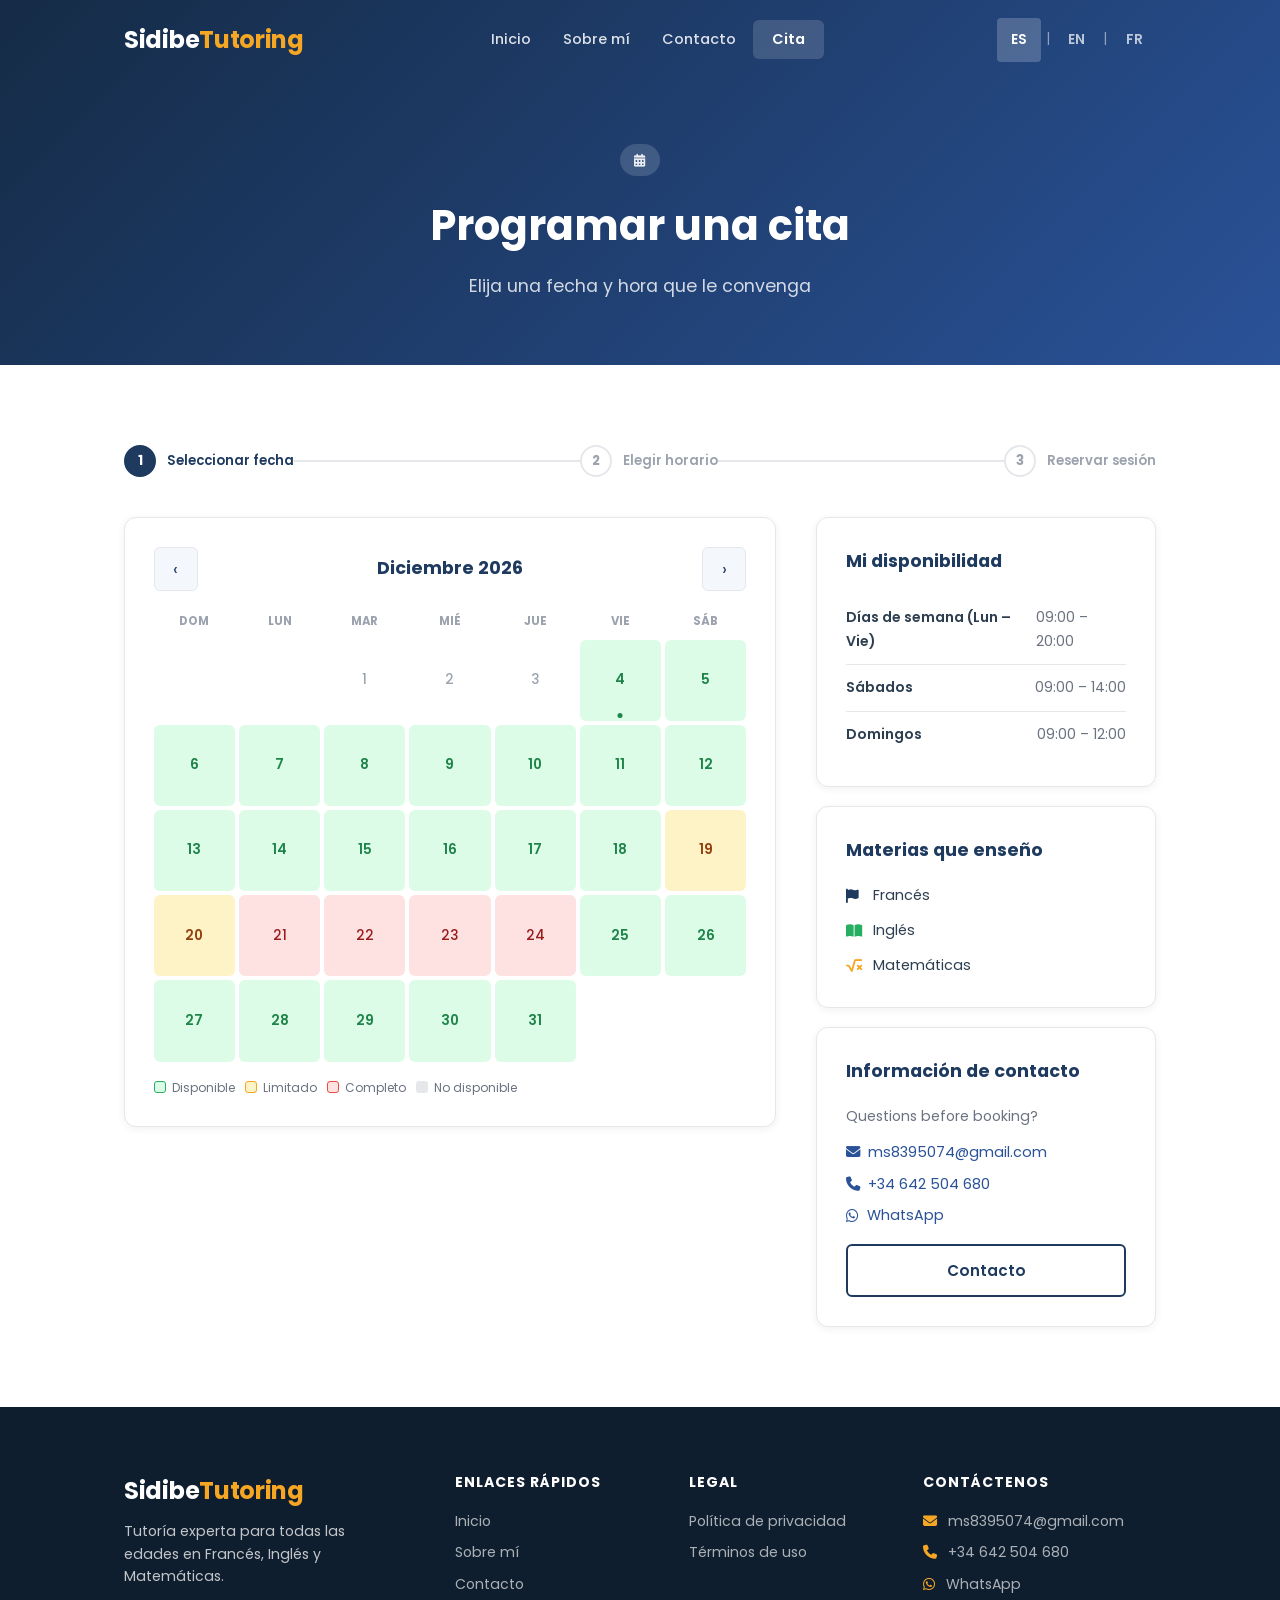
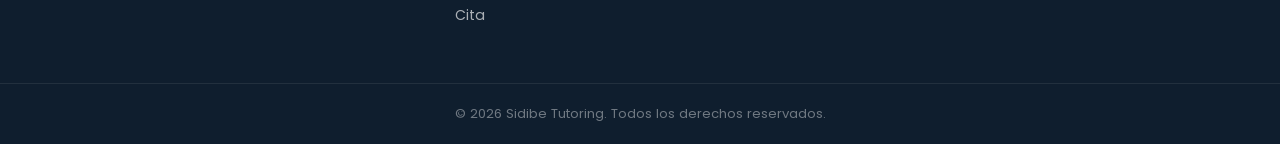
<file: schedule.html>
<!DOCTYPE html>
<html lang="en">
<head>
  <meta charset="UTF-8" />
  <meta name="viewport" content="width=device-width, initial-scale=1.0" />
  <meta name="theme-color" content="#152B46" />
  <meta name="apple-mobile-web-app-capable" content="yes" />
  <meta name="apple-mobile-web-app-status-bar-style" content="black-translucent" />
  <meta name="description" content="Schedule a tutoring appointment with Mamadou Sidibe — choose your date, time, and subject." />
  <title>Schedule an Appointment | Sidibe Tutoring</title>
  <link rel="stylesheet" href="css/styles.css" />
  <link rel="preconnect" href="https://fonts.googleapis.com" />
  <link rel="preconnect" href="https://fonts.gstatic.com" crossorigin />
  <link href="https://fonts.googleapis.com/css2?family=Poppins:wght@300;400;500;600;700;800&display=swap" rel="stylesheet" />
  <link rel="stylesheet" href="https://cdnjs.cloudflare.com/ajax/libs/font-awesome/6.5.0/css/all.min.css" />

  <!-- Google tag (gtag.js) -->
  <script async src="https://www.googletagmanager.com/gtag/js?id=AW-17928916887"></script>
  <script>
    window.dataLayer = window.dataLayer || [];
    function gtag(){dataLayer.push(arguments);}
    gtag('js', new Date());
    gtag('config', 'AW-17928916887');
  </script>
</head>
<body>

  <!-- ════════════════════ NAVBAR ════════════════════ -->
  <nav class="navbar" id="navbar">
    <div class="container nav-container">
      <a href="index.html" class="logo">
        <span class="logo-text">Sidibe<span class="logo-accent">Tutoring</span></span>
      </a>
      <div class="nav-links" id="navLinks">
        <a href="index.html"    class="nav-link"        data-i18n="nav_home">Home</a>
        <a href="about.html"    class="nav-link"        data-i18n="nav_about">About Me</a>
        <a href="contact.html"  class="nav-link"        data-i18n="nav_contact">Contact</a>
        <a href="schedule.html" class="nav-link btn-schedule active" data-i18n="nav_schedule">Schedule</a>
      </div>
      <div class="nav-right">
        <div class="lang-switcher">
          <button class="lang-btn active" data-lang="es" onclick="setLang('es')">ES</button>
          <span>|</span>
          <button class="lang-btn" data-lang="en" onclick="setLang('en')">EN</button>
          <span>|</span>
          <button class="lang-btn" data-lang="fr" onclick="setLang('fr')">FR</button>
        </div>
        <button class="hamburger" id="hamburger" onclick="toggleMenu()" aria-label="Menu">
          <span></span><span></span><span></span>
        </button>
      </div>
    </div>
  </nav>

  <!-- ════════════════════ PAGE HERO ════════════════════ -->
  <header class="page-hero">
    <div class="container">
      <div class="page-hero-badge"><i class="fas fa-calendar-alt"></i></div>
      <h1 data-i18n="schedule_hero_title">Schedule an Appointment</h1>
      <p  data-i18n="schedule_hero_subtitle">Choose a date and time that works for you</p>
    </div>
  </header>

  <!-- ════════════════════ SCHEDULE SECTION ════════════════════ -->
  <section class="section">
    <div class="container">

      <!-- Steps indicator -->
      <div class="steps">
        <div class="step active" id="step1">
          <div class="step-num">1</div>
          <div class="step-label" data-i18n="schedule_step_1">Select a Date</div>
        </div>
        <div class="step-line" id="line1"></div>
        <div class="step" id="step2">
          <div class="step-num">2</div>
          <div class="step-label" data-i18n="schedule_step_2">Choose a Time</div>
        </div>
        <div class="step-line" id="line2"></div>
        <div class="step" id="step3">
          <div class="step-num">3</div>
          <div class="step-label" data-i18n="schedule_step_3">Book Session</div>
        </div>
      </div>

      <div class="schedule-layout">

        <!-- ── Left: Calendar + Slots + Booking Form ── -->
        <div>

          <!-- Calendar -->
          <div class="calendar-card">
            <div class="cal-nav-row">
              <button class="cal-nav-btn" id="prevMonthBtn" aria-label="Previous month">&#8249;</button>
              <span class="cal-month-label" id="calMonthTitle"></span>
              <button class="cal-nav-btn" id="nextMonthBtn" aria-label="Next month">&#8250;</button>
            </div>
            <div class="cal-grid" id="calGrid"></div>

            <!-- Legend -->
            <div class="cal-legend">
              <div class="legend-item"><div class="legend-dot dot-available"></div><span data-i18n="legend_available">Available</span></div>
              <div class="legend-item"><div class="legend-dot dot-limited"></div><span data-i18n="legend_limited">Limited</span></div>
              <div class="legend-item"><div class="legend-dot dot-booked"></div><span data-i18n="legend_booked">Fully Booked</span></div>
              <div class="legend-item"><div class="legend-dot dot-unavailable"></div><span data-i18n="legend_unavailable">Unavailable</span></div>
            </div>
          </div>

          <!-- Time Slots -->
          <div class="calendar-card" id="slotsSection" style="margin-top:1.5rem;display:none;">
            <h3 id="slotsTitle" data-i18n="slots_title">Available Time Slots</h3>
            <div class="slots-grid" id="slotsGrid">
              <p class="slots-empty" data-i18n="slots_prompt">← Select a date from the calendar above</p>
            </div>
          </div>

          <!-- Booking Form -->
          <div class="booking-form-section" id="bookingFormSection">
            <h3 data-i18n="booking_title">Complete Your Booking</h3>

            <!-- Selected date/time pill -->
            <div class="booking-selected-info">
              <i class="fas fa-clock"></i>
              <span id="bookingSelectedInfo"></span>
            </div>

            <!-- Error -->
            <div id="bookingError" style="display:none;background:#FEE2E2;color:#991B1B;border-radius:var(--radius-sm);padding:.7rem 1rem;margin-bottom:1rem;font-size:.88rem;"></div>

            <form id="bookingForm" novalidate>
              <div class="form-row">
                <div class="form-group">
                  <label for="bNameInput"><span data-i18n="booking_name">Full Name</span> <span class="required">*</span></label>
                  <input type="text" id="bNameInput" class="form-control" data-i18n-ph="booking_name_ph" placeholder="Your full name" required />
                </div>
                <div class="form-group">
                  <label for="bEmailInput"><span data-i18n="booking_email">Email Address</span> <span class="required">*</span></label>
                  <input type="email" id="bEmailInput" class="form-control" data-i18n-ph="booking_email_ph" placeholder="your@email.com" required />
                </div>
              </div>

              <div class="form-row">
                <div class="form-group">
                  <label for="bPhoneInput" data-i18n="booking_phone">Phone Number</label>
                  <input type="tel" id="bPhoneInput" class="form-control" data-i18n-ph="booking_phone_ph" placeholder="+1 (xxx) xxx-xxxx" />
                </div>
                <div class="form-group">
                  <label for="bAgeInput"><span data-i18n="booking_age">Age</span> <span class="required">*</span></label>
                  <input type="number" id="bAgeInput" class="form-control" min="5" max="65" data-i18n-ph="booking_age_ph" placeholder="Your age (5–65)" required />
                </div>
              </div>

              <div class="form-row">
                <div class="form-group">
                  <label for="bSubjectSel"><span data-i18n="booking_subject">Subject</span> <span class="required">*</span></label>
                  <select id="bSubjectSel" class="form-control" required>
                    <option value="" disabled selected data-i18n="booking_subject_sel">Select a subject</option>
                    <option value="French"      data-i18n="booking_subj_1">French</option>
                    <option value="English"     data-i18n="booking_subj_2">English</option>
                    <option value="Mathematics" data-i18n="booking_subj_3">Mathematics</option>

                  </select>
                </div>
                <div class="form-group">
                  <label for="bLevelSel" data-i18n="booking_level">Current Level</label>
                  <select id="bLevelSel" class="form-control">
                    <option value="" disabled selected data-i18n="booking_level_sel">Select your level</option>
                    <option value="Beginner"     data-i18n="booking_level_beg">Beginner</option>
                    <option value="Intermediate" data-i18n="booking_level_int">Intermediate</option>
                    <option value="Advanced"     data-i18n="booking_level_adv">Advanced</option>
                  </select>
                </div>
              </div>

              <div class="form-group">
                <label for="bTypeSel"><span data-i18n="booking_type">Session Type</span> <span class="required">*</span></label>
                <select id="bTypeSel" class="form-control" required>
                  <option value="" disabled selected>--</option>
                  <option value="Online (Virtual)" data-i18n="booking_type_online">Online (Virtual)</option>
                  <option value="In-Person"        data-i18n="booking_type_person">In-Person</option>
                </select>
              </div>

              <div class="form-group">
                <label for="bNotesInput" data-i18n="booking_notes">Additional Notes (Optional)</label>
                <textarea id="bNotesInput" class="form-control" rows="3" data-i18n-ph="booking_notes_ph" placeholder="Specific topics, goals, or questions..."></textarea>
              </div>

              <button type="submit" class="btn btn-primary btn-lg" style="width:100%;justify-content:center;">
                <i class="fas fa-calendar-check"></i>
                <span data-i18n="booking_submit">Confirm Booking</span>
              </button>
            </form>

            <!-- Success state -->
            <div id="bookingSuccess" style="display:none;" class="form-success">
              <i class="fas fa-check-circle" style="color:var(--accent);"></i>
              <h3 data-i18n="booking_success_title">Appointment Requested!</h3>
              <p  data-i18n="booking_success_text">Your request has been received. Mr. Sidibe will confirm your session via email within 24 hours.</p>
              <a href="index.html" class="btn btn-primary" style="margin-top:1rem;">
                <i class="fas fa-home"></i> Back to Home
              </a>
            </div>
          </div>
          <!-- end booking form -->

        </div>
        <!-- end left column -->

        <!-- ── Right: Availability Info ── -->
        <aside>
          <div class="sidebar-card">
            <h3 data-i18n="schedule_avail_title">My Availability</h3>

            <div class="avail-item">
              <span class="avail-day" data-i18n="schedule_weekdays">Weekdays (Mon – Fri)</span>
              <span class="avail-hours" data-i18n="schedule_weekdays_h">09:00 – 20:00</span>
            </div>
            <div class="avail-item">
              <span class="avail-day" data-i18n="schedule_saturday">Saturdays</span>
              <span class="avail-hours" data-i18n="schedule_saturday_h">09:00 – 14:00</span>
            </div>
            <div class="avail-item">
              <span class="avail-day" data-i18n="schedule_sunday">Sundays</span>
              <span class="avail-hours" data-i18n="schedule_sunday_h">09:00 – 12:00</span>
            </div>
          </div>

          <!-- Subjects -->
          <div class="sidebar-card" style="margin-top:1.2rem;">
            <h3 data-i18n="subjects_title">Subjects I Teach</h3>
            <ul style="display:flex;flex-direction:column;gap:.7rem;margin-top:.5rem;">
              <li style="display:flex;align-items:center;gap:.7rem;font-size:.9rem;">
                <i class="fas fa-flag" style="color:var(--primary);width:16px;"></i>
                <span data-i18n="subject_french">French</span>
              </li>
              <li style="display:flex;align-items:center;gap:.7rem;font-size:.9rem;">
                <i class="fas fa-book-open" style="color:var(--accent);width:16px;"></i>
                <span data-i18n="subject_english">English</span>
              </li>
              <li style="display:flex;align-items:center;gap:.7rem;font-size:.9rem;">
                <i class="fas fa-square-root-alt" style="color:var(--secondary);width:16px;"></i>
                <span data-i18n="subject_math">Mathematics</span>
              </li>

            </ul>
          </div>

          <!-- Contact -->
          <div class="sidebar-card" style="margin-top:1.2rem;">
            <h3 data-i18n="contact_info_title">Contact Information</h3>
            <p style="font-size:.88rem;color:var(--text-light);margin-bottom:.8rem;">
              Questions before booking?
            </p>
            <a href="mailto:ms8395074@gmail.com" style="font-size:.9rem;display:flex;align-items:center;gap:.5rem;color:var(--primary-light);">
              <i class="fas fa-envelope"></i> ms8395074@gmail.com
            </a>
            <a href="tel:+34642504680" style="font-size:.9rem;display:flex;align-items:center;gap:.5rem;color:var(--primary-light);margin-top:.5rem;">
              <i class="fas fa-phone"></i> +34 642 504 680
            </a>
            <a href="https://wa.me/905338765182" target="_blank" rel="noopener" style="font-size:.9rem;display:flex;align-items:center;gap:.5rem;color:var(--primary-light);margin-top:.5rem;">
              <i class="fab fa-whatsapp"></i> WhatsApp
            </a>
            <a href="contact.html" class="btn btn-outline" style="margin-top:1rem;width:100%;justify-content:center;" data-i18n="nav_contact">Contact</a>
          </div>
        </aside>

      </div><!-- end schedule-layout -->
    </div>
  </section>

  <!-- ════════════════════ FOOTER ════════════════════ -->
  <footer class="footer">
    <div class="container footer-grid">
      <div class="footer-brand">
        <span class="logo-text">Sidibe<span class="logo-accent">Tutoring</span></span>
        <p data-i18n="footer_tagline">Tutoría experta para todas las edades en Francés, Inglés y Matemáticas.</p>
      </div>
      <div class="footer-links">
        <h4 data-i18n="footer_pages">Quick Links</h4>
        <a href="index.html"    data-i18n="nav_home">Home</a>
        <a href="about.html"    data-i18n="nav_about">About Me</a>
        <a href="contact.html"  data-i18n="nav_contact">Contact</a>
        <a href="schedule.html" data-i18n="nav_schedule">Schedule</a>
      </div>
      <div class="footer-links">
        <h4 data-i18n="footer_legal">Legal</h4>
        <a href="privacy.html" data-i18n="nav_privacy">Privacy Policy</a>
        <a href="terms.html"   data-i18n="nav_terms">Terms of Use</a>
      </div>
      <div class="footer-contact">
        <h4 data-i18n="footer_contact_title">Get in Touch</h4>
        <a href="mailto:ms8395074@gmail.com"><i class="fas fa-envelope"></i> ms8395074@gmail.com</a>
        <a href="tel:+34642504680"><i class="fas fa-phone"></i> +34 642 504 680</a>
        <a href="https://wa.me/905338765182" target="_blank" rel="noopener"><i class="fab fa-whatsapp"></i> WhatsApp</a>
      </div>
    </div>
    <div class="footer-bottom">
      <div class="container">
        <p data-i18n="footer_copy">© 2026 Sidibe Tutoring. All rights reserved.</p>
      </div>
    </div>
  </footer>

  <script src="js/translations.js"></script>
  <script src="js/main.js"></script>
  <script src="js/calendar.js"></script>
</body>
</html>
</file>
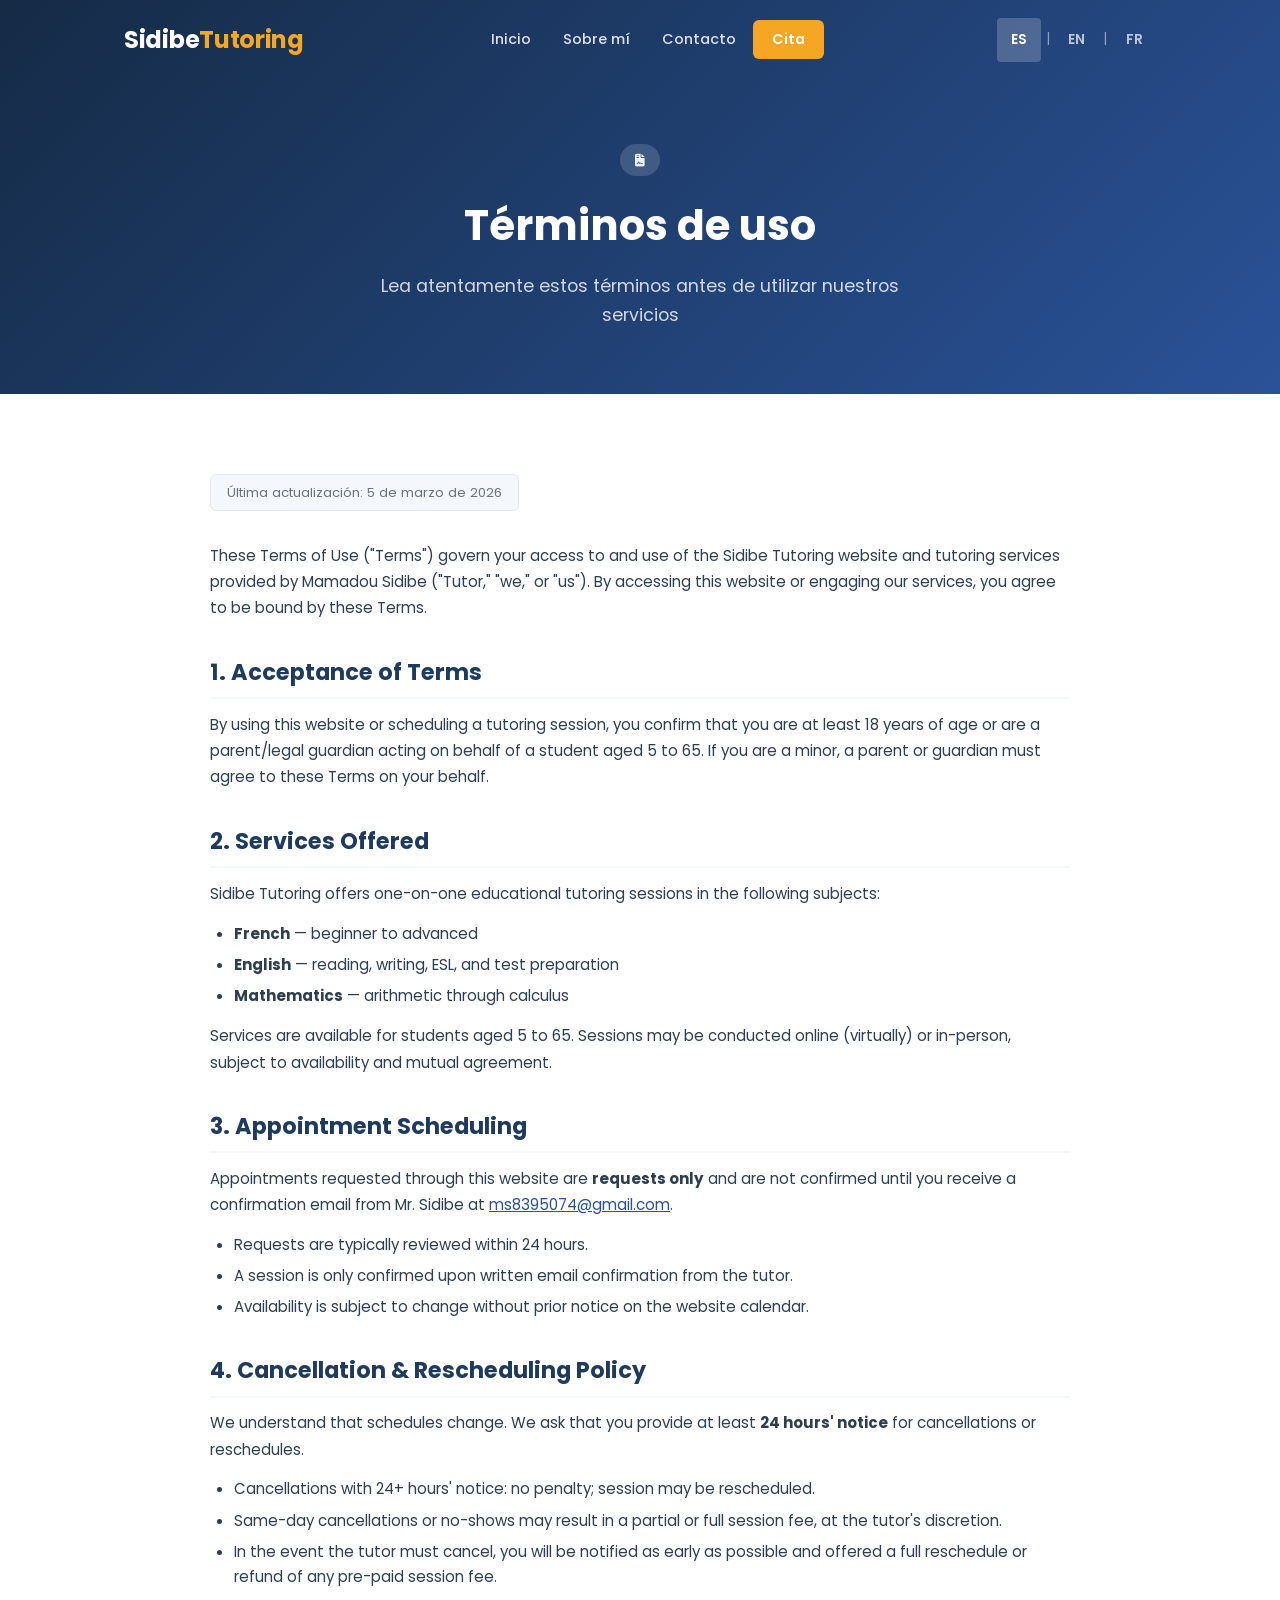
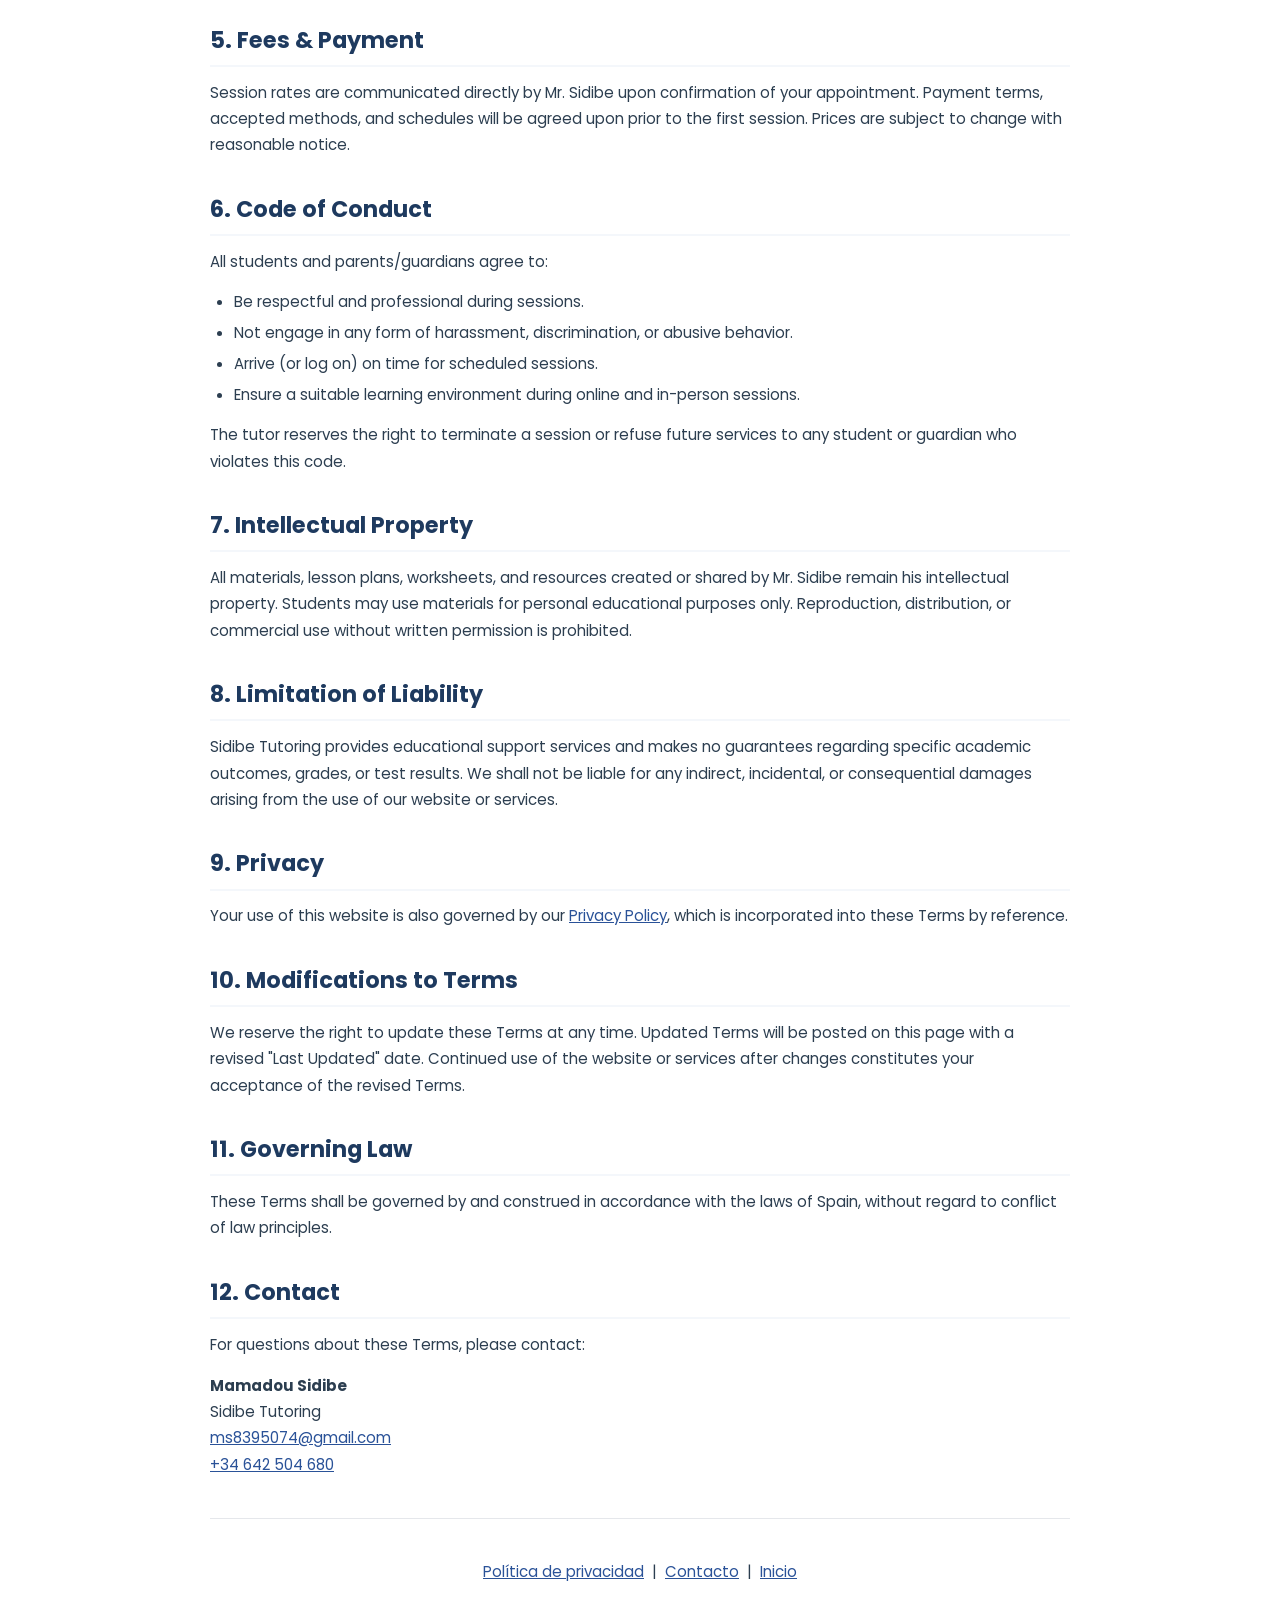
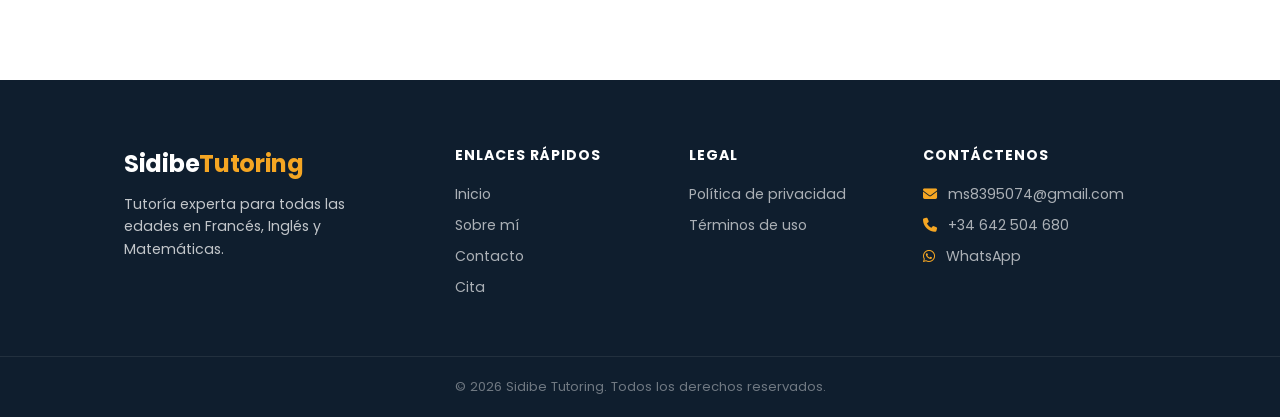
<file: terms.html>
<!DOCTYPE html>
<html lang="en">
<head>
  <meta charset="UTF-8" />
  <meta name="viewport" content="width=device-width, initial-scale=1.0" />
  <meta name="theme-color" content="#152B46" />
  <meta name="apple-mobile-web-app-capable" content="yes" />
  <meta name="apple-mobile-web-app-status-bar-style" content="black-translucent" />
  <meta name="description" content="Terms of Use for Sidibe Tutoring — rules and policies governing use of this website and services." />
  <title>Terms of Use | Sidibe Tutoring</title>
  <link rel="stylesheet" href="css/styles.css" />
  <link rel="preconnect" href="https://fonts.googleapis.com" />
  <link rel="preconnect" href="https://fonts.gstatic.com" crossorigin />
  <link href="https://fonts.googleapis.com/css2?family=Poppins:wght@300;400;500;600;700;800&display=swap" rel="stylesheet" />
  <link rel="stylesheet" href="https://cdnjs.cloudflare.com/ajax/libs/font-awesome/6.5.0/css/all.min.css" />

  <!-- Google tag (gtag.js) -->
  <script async src="https://www.googletagmanager.com/gtag/js?id=AW-17928916887"></script>
  <script>
    window.dataLayer = window.dataLayer || [];
    function gtag(){dataLayer.push(arguments);}
    gtag('js', new Date());
    gtag('config', 'AW-17928916887');
  </script>
</head>
<body>

  <!-- ════════════════════ NAVBAR ════════════════════ -->
  <nav class="navbar" id="navbar">
    <div class="container nav-container">
      <a href="index.html" class="logo">
        <span class="logo-text">Sidibe<span class="logo-accent">Tutoring</span></span>
      </a>
      <div class="nav-links" id="navLinks">
        <a href="index.html"    class="nav-link"        data-i18n="nav_home">Home</a>
        <a href="about.html"    class="nav-link"        data-i18n="nav_about">About Me</a>
        <a href="contact.html"  class="nav-link"        data-i18n="nav_contact">Contact</a>
        <a href="schedule.html" class="nav-link btn-schedule" data-i18n="nav_schedule">Schedule</a>
      </div>
      <div class="nav-right">
        <div class="lang-switcher">
          <button class="lang-btn active" data-lang="es" onclick="setLang('es')">ES</button>
          <span>|</span>
          <button class="lang-btn" data-lang="en" onclick="setLang('en')">EN</button>
          <span>|</span>
          <button class="lang-btn" data-lang="fr" onclick="setLang('fr')">FR</button>
        </div>
        <button class="hamburger" id="hamburger" onclick="toggleMenu()" aria-label="Menu">
          <span></span><span></span><span></span>
        </button>
      </div>
    </div>
  </nav>

  <!-- ════════════════════ PAGE HERO ════════════════════ -->
  <header class="page-hero">
    <div class="container">
      <div class="page-hero-badge"><i class="fas fa-file-contract"></i></div>
      <h1 data-i18n="terms_hero_title">Terms of Use</h1>
      <p  data-i18n="terms_hero_subtitle">Please read these terms carefully before using our services</p>
    </div>
  </header>

  <!-- ════════════════════ CONTENT ════════════════════ -->
  <section class="section">
    <div class="container">
      <div class="legal-content">

        <span class="legal-last-updated" data-i18n="terms_updated">Last Updated: March 5, 2026</span>

        <p>
          These Terms of Use ("Terms") govern your access to and use of the Sidibe Tutoring website and
          tutoring services provided by Mamadou Sidibe ("Tutor," "we," or "us"). By accessing this website
          or engaging our services, you agree to be bound by these Terms.
        </p>

        <!-- 1 -->
        <h2>1. Acceptance of Terms</h2>
        <p>
          By using this website or scheduling a tutoring session, you confirm that you are at least 18 years
          of age or are a parent/legal guardian acting on behalf of a student aged 5 to 65. If you are a
          minor, a parent or guardian must agree to these Terms on your behalf.
        </p>

        <!-- 2 -->
        <h2>2. Services Offered</h2>
        <p>Sidibe Tutoring offers one-on-one educational tutoring sessions in the following subjects:</p>
        <ul>
          <li><strong>French</strong> — beginner to advanced</li>
          <li><strong>English</strong> — reading, writing, ESL, and test preparation</li>
          <li><strong>Mathematics</strong> — arithmetic through calculus</li>

        </ul>
        <p>
          Services are available for students aged 5 to 65. Sessions may be conducted online (virtually) or
          in-person, subject to availability and mutual agreement.
        </p>

        <!-- 3 -->
        <h2>3. Appointment Scheduling</h2>
        <p>
          Appointments requested through this website are <strong>requests only</strong> and are not
          confirmed until you receive a confirmation email from Mr. Sidibe at
          <a href="mailto:ms8395074@gmail.com">ms8395074@gmail.com</a>.
        </p>
        <ul>
          <li>Requests are typically reviewed within 24 hours.</li>
          <li>A session is only confirmed upon written email confirmation from the tutor.</li>
          <li>Availability is subject to change without prior notice on the website calendar.</li>
        </ul>

        <!-- 4 -->
        <h2>4. Cancellation & Rescheduling Policy</h2>
        <p>
          We understand that schedules change. We ask that you provide at least
          <strong>24 hours' notice</strong> for cancellations or reschedules.
        </p>
        <ul>
          <li>Cancellations with 24+ hours' notice: no penalty; session may be rescheduled.</li>
          <li>Same-day cancellations or no-shows may result in a partial or full session fee, at the tutor's discretion.</li>
          <li>In the event the tutor must cancel, you will be notified as early as possible and offered a full reschedule or refund of any pre-paid session fee.</li>
        </ul>

        <!-- 5 -->
        <h2>5. Fees & Payment</h2>
        <p>
          Session rates are communicated directly by Mr. Sidibe upon confirmation of your appointment.
          Payment terms, accepted methods, and schedules will be agreed upon prior to the first session.
          Prices are subject to change with reasonable notice.
        </p>

        <!-- 6 -->
        <h2>6. Code of Conduct</h2>
        <p>All students and parents/guardians agree to:</p>
        <ul>
          <li>Be respectful and professional during sessions.</li>
          <li>Not engage in any form of harassment, discrimination, or abusive behavior.</li>
          <li>Arrive (or log on) on time for scheduled sessions.</li>
          <li>Ensure a suitable learning environment during online and in-person sessions.</li>
        </ul>
        <p>
          The tutor reserves the right to terminate a session or refuse future services to any student or
          guardian who violates this code.
        </p>

        <!-- 7 -->
        <h2>7. Intellectual Property</h2>
        <p>
          All materials, lesson plans, worksheets, and resources created or shared by Mr. Sidibe remain his
          intellectual property. Students may use materials for personal educational purposes only. Reproduction,
          distribution, or commercial use without written permission is prohibited.
        </p>

        <!-- 8 -->
        <h2>8. Limitation of Liability</h2>
        <p>
          Sidibe Tutoring provides educational support services and makes no guarantees regarding specific
          academic outcomes, grades, or test results. We shall not be liable for any indirect, incidental, or
          consequential damages arising from the use of our website or services.
        </p>

        <!-- 9 -->
        <h2>9. Privacy</h2>
        <p>
          Your use of this website is also governed by our
          <a href="privacy.html">Privacy Policy</a>, which is incorporated into these Terms by reference.
        </p>

        <!-- 10 -->
        <h2>10. Modifications to Terms</h2>
        <p>
          We reserve the right to update these Terms at any time. Updated Terms will be posted on this page
          with a revised "Last Updated" date. Continued use of the website or services after changes
          constitutes your acceptance of the revised Terms.
        </p>

        <!-- 11 -->
        <h2>11. Governing Law</h2>
        <p>
          These Terms shall be governed by and construed in accordance with the laws of Spain,
          without regard to conflict of law principles.
        </p>

        <!-- 12 -->
        <h2>12. Contact</h2>
        <p>
          For questions about these Terms, please contact:
        </p>
        <p>
          <strong>Mamadou Sidibe</strong><br />
          Sidibe Tutoring<br />
          <a href="mailto:ms8395074@gmail.com">ms8395074@gmail.com</a><br />
          <a href="tel:+34642504680">+34 642 504 680</a>
        </p>

        <hr style="border:none;border-top:1px solid var(--border);margin:2.5rem 0;" />
        <p style="text-align:center;">
          <a href="privacy.html" data-i18n="nav_privacy">Privacy Policy</a> &nbsp;|&nbsp;
          <a href="contact.html" data-i18n="nav_contact">Contact</a> &nbsp;|&nbsp;
          <a href="index.html"   data-i18n="nav_home">Home</a>
        </p>

      </div>
    </div>
  </section>

  <!-- ════════════════════ FOOTER ════════════════════ -->
  <footer class="footer">
    <div class="container footer-grid">
      <div class="footer-brand">
        <span class="logo-text">Sidibe<span class="logo-accent">Tutoring</span></span>
        <p data-i18n="footer_tagline">Tutoría experta para todas las edades en Francés, Inglés y Matemáticas.</p>
      </div>
      <div class="footer-links">
        <h4 data-i18n="footer_pages">Quick Links</h4>
        <a href="index.html"    data-i18n="nav_home">Home</a>
        <a href="about.html"    data-i18n="nav_about">About Me</a>
        <a href="contact.html"  data-i18n="nav_contact">Contact</a>
        <a href="schedule.html" data-i18n="nav_schedule">Schedule</a>
      </div>
      <div class="footer-links">
        <h4 data-i18n="footer_legal">Legal</h4>
        <a href="privacy.html" data-i18n="nav_privacy">Privacy Policy</a>
        <a href="terms.html"   data-i18n="nav_terms">Terms of Use</a>
      </div>
      <div class="footer-contact">
        <h4 data-i18n="footer_contact_title">Get in Touch</h4>
        <a href="mailto:ms8395074@gmail.com"><i class="fas fa-envelope"></i> ms8395074@gmail.com</a>
        <a href="tel:+34642504680"><i class="fas fa-phone"></i> +34 642 504 680</a>
        <a href="https://wa.me/905338765182" target="_blank" rel="noopener"><i class="fab fa-whatsapp"></i> WhatsApp</a>
      </div>
    </div>
    <div class="footer-bottom">
      <div class="container">
        <p data-i18n="footer_copy">© 2026 Sidibe Tutoring. All rights reserved.</p>
      </div>
    </div>
  </footer>

  <script src="js/translations.js"></script>
  <script src="js/main.js"></script>
</body>
</html>
</file>
<file: css/styles.css>
/* ============================================================
   SIDIBE TUTORING – Main Stylesheet
   ============================================================ */

/* ── CSS Variables ── */
:root {
  --primary:       #1E3A5F;
  --primary-light: #2A5298;
  --primary-dark:  #152B46;
  --secondary:     #F5A623;
  --secondary-dark:#D4891A;
  --accent:        #27AE60;
  --accent-dark:   #1E8449;
  --danger:        #E74C3C;
  --text:          #2C3E50;
  --text-light:    #6B7280;
  --text-muted:    #9CA3AF;
  --bg:            #FFFFFF;
  --bg-light:      #F4F7FB;
  --bg-dark:       #0F1E2E;
  --border:        #E5E7EB;
  --border-focus:  #2A5298;
  --shadow-sm:     0 2px 8px rgba(0,0,0,.06);
  --shadow:        0 4px 20px rgba(0,0,0,.09);
  --shadow-lg:     0 12px 40px rgba(0,0,0,.14);
  --radius-sm:     6px;
  --radius:        12px;
  --radius-lg:     20px;
  --transition:    all .3s ease;
  --font:          'Poppins', sans-serif;
  --container:     1200px;
}

/* ── Reset ── */
*, *::before, *::after { box-sizing: border-box; margin: 0; padding: 0; }
html { scroll-behavior: smooth; font-size: 16px; overflow-x: hidden; }
body { font-family: var(--font); color: var(--text); background: var(--bg); line-height: 1.65; -webkit-font-smoothing: antialiased; overflow-x: hidden; }
img { max-width: 100%; height: auto; display: block; }
a { color: inherit; text-decoration: none; }
ul { list-style: none; }
button { cursor: pointer; font-family: var(--font); }
input, textarea, select { font-family: var(--font); }

/* ── Mobile touch improvements ── */
a, button, .btn, .cal-day, .slot-btn, .lang-btn, .cal-nav-btn {
  -webkit-tap-highlight-color: transparent;
}
/* Ensure minimum 44×44px touch targets on interactive elements */
.cal-day.available, .cal-day.limited, .slot-btn, .lang-btn,
.cal-nav-btn, .hamburger { min-height: 44px; min-width: 44px; }
.cal-day { min-height: 36px; min-width: 36px; } /* calendar cells */

/* ── Utilities ── */
.container { max-width: var(--container); margin: 0 auto; padding: 0 1.5rem; }
.section    { padding: 5rem 0; }
.bg-light   { background: var(--bg-light); }
.bg-dark    { background: var(--bg-dark); color: #fff; }
.text-center{ text-align: center; }

.section-header { text-align: center; margin-bottom: 3rem; }
.section-header h2 { font-size: 2.2rem; font-weight: 700; color: var(--primary); margin-bottom: .6rem; }
.section-header p  { font-size: 1.05rem; color: var(--text-light); max-width: 560px; margin: 0 auto; }

/* ── Buttons ── */
.btn {
  display: inline-flex; align-items: center; gap: .5rem;
  padding: .75rem 1.8rem; border-radius: var(--radius-sm);
  font-size: .95rem; font-weight: 600; border: 2px solid transparent;
  transition: var(--transition); text-align: center;
}
.btn-primary  { background: var(--secondary); color: #fff; border-color: var(--secondary); }
.btn-primary:hover  { background: var(--secondary-dark); border-color: var(--secondary-dark); transform: translateY(-2px); box-shadow: var(--shadow); }
.btn-secondary{ background: transparent; color: #fff; border-color: rgba(255,255,255,.7); }
.btn-secondary:hover{ background: rgba(255,255,255,.15); transform: translateY(-2px); }
.btn-outline  { background: transparent; color: var(--primary); border-color: var(--primary); }
.btn-outline:hover  { background: var(--primary); color: #fff; transform: translateY(-2px); }
.btn-white    { background: #fff; color: var(--primary); border-color: #fff; }
.btn-white:hover    { background: var(--bg-light); transform: translateY(-2px); box-shadow: var(--shadow); }
.btn-danger   { background: var(--danger); color: #fff; border-color: var(--danger); }
.btn-lg { padding: .9rem 2.2rem; font-size: 1.05rem; }

/* ── Navbar ── */
.navbar {
  position: fixed; top: 0; left: 0; width: 100%; z-index: 1000;
  background: transparent; transition: var(--transition);
  padding: 1.1rem 0;
}
.navbar.scrolled {
  background: var(--primary-dark);
  box-shadow: var(--shadow);
  padding: .75rem 0;
}
.nav-container {
  display: flex; align-items: center; justify-content: space-between;
}
.logo { display: flex; align-items: center; gap: .4rem; }
.logo-text { font-size: 1.5rem; font-weight: 700; color: #fff; letter-spacing: -.3px; }
.logo-accent { color: var(--secondary); }
.logo-img { width: 38px; height: 38px; border-radius: 50%; object-fit: cover; }

.nav-links { display: flex; align-items: center; gap: .2rem; }
.nav-link {
  padding: .5rem .9rem; border-radius: var(--radius-sm);
  color: rgba(255,255,255,.85); font-size: .9rem; font-weight: 500;
  transition: var(--transition); white-space: nowrap;
}
.nav-link:hover, .nav-link.active { color: #fff; background: rgba(255,255,255,.15); }
.btn-schedule {
  background: var(--secondary); color: #fff !important;
  padding: .5rem 1.2rem; border-radius: var(--radius-sm); font-weight: 600;
}
.btn-schedule:hover { background: var(--secondary-dark); }

.nav-right { display: flex; align-items: center; gap: 1rem; }

/* Language switcher */
.lang-switcher { display: flex; align-items: center; gap: .3rem; }
.lang-switcher span { color: rgba(255,255,255,.5); font-size: .85rem; }
.lang-btn {
  background: none; border: none; color: rgba(255,255,255,.7);
  font-size: .85rem; font-weight: 600; padding: .25rem .4rem;
  border-radius: 4px; transition: var(--transition);
}
.lang-btn:hover, .lang-btn.active { color: #fff; background: rgba(255,255,255,.2); }

/* Hamburger */
.hamburger {
  display: none; flex-direction: column; gap: 5px;
  background: none; border: none; padding: .25rem;
}
.hamburger span {
  display: block; width: 24px; height: 2px;
  background: #fff; border-radius: 2px; transition: var(--transition);
}

/* ── Page Hero (inner pages) ── */
.page-hero {
  background: linear-gradient(135deg, var(--primary-dark) 0%, var(--primary-light) 100%);
  padding: 9rem 0 4rem; text-align: center; color: #fff;
}
.page-hero-badge {
  display: inline-block; background: rgba(255,255,255,.15);
  color: rgba(255,255,255,.9); font-size: .8rem; font-weight: 600;
  padding: .35rem .9rem; border-radius: 20px; text-transform: uppercase;
  letter-spacing: 1px; margin-bottom: 1rem;
}
.page-hero h1 { font-size: 2.6rem; font-weight: 700; margin-bottom: .7rem; }
.page-hero p  { font-size: 1.1rem; color: rgba(255,255,255,.8); max-width: 540px; margin: 0 auto; }

/* ── HOME HERO ── */
.hero {
  min-height: 100vh; display: flex; align-items: center;
  position: relative; overflow: hidden;
  background: linear-gradient(135deg, var(--primary-dark) 0%, var(--primary) 50%, var(--primary-light) 100%);
}
.hero::before {
  content: ''; position: absolute; inset: 0;
  background: url("data:image/svg+xml,%3Csvg width='60' height='60' viewBox='0 0 60 60' xmlns='http://www.w3.org/2000/svg'%3E%3Cg fill='none' fill-rule='evenodd'%3E%3Cg fill='%23ffffff' fill-opacity='0.03'%3E%3Cpath d='M36 34v-4h-2v4h-4v2h4v4h2v-4h4v-2h-4zm0-30V0h-2v4h-4v2h4v4h2V6h4V4h-4zM6 34v-4H4v4H0v2h4v4h2v-4h4v-2H6zM6 4V0H4v4H0v2h4v4h2V6h4V4H6z'/%3E%3C/g%3E%3C/g%3E%3C/svg%3E");
}
.hero-content {
  position: relative; z-index: 2; max-width: 760px;
  padding: 7rem 1.5rem 4rem;
}
.hero-badge {
  display: inline-block; background: rgba(245,166,35,.2);
  border: 1px solid rgba(245,166,35,.5); color: var(--secondary);
  font-size: .82rem; font-weight: 600; padding: .35rem 1rem;
  border-radius: 20px; text-transform: uppercase; letter-spacing: 1px;
  margin-bottom: 1.4rem;
}
.hero-title {
  font-size: clamp(2.2rem, 5vw, 3.6rem); font-weight: 800;
  color: #fff; line-height: 1.2; margin-bottom: 1.2rem;
}
.hero-highlight { color: var(--secondary); }
.hero-subtitle {
  font-size: 1.1rem; color: rgba(255,255,255,.8);
  max-width: 600px; margin-bottom: 2rem; line-height: 1.75;
}
.hero-buttons { display: flex; flex-wrap: wrap; gap: 1rem; }

/* ── Subject Cards ── */
.subjects-grid {
  display: grid; grid-template-columns: repeat(auto-fit, minmax(240px, 1fr));
  gap: 1.5rem;
}
.subject-card {
  background: var(--bg); border: 1px solid var(--border);
  border-radius: var(--radius); padding: 2rem 1.6rem;
  text-align: center; transition: var(--transition);
  box-shadow: var(--shadow-sm);
}
.subject-card:hover { transform: translateY(-6px); box-shadow: var(--shadow-lg); border-color: var(--primary-light); }
.subject-icon {
  width: 64px; height: 64px; border-radius: 50%;
  background: linear-gradient(135deg, var(--primary), var(--primary-light));
  display: flex; align-items: center; justify-content: center;
  margin: 0 auto 1.2rem; font-size: 1.5rem; color: #fff;
}
.subject-card:nth-child(2) .subject-icon { background: linear-gradient(135deg, var(--accent), #2ECC71); }
.subject-card:nth-child(3) .subject-icon { background: linear-gradient(135deg, var(--secondary-dark), var(--secondary)); }
.subject-card:nth-child(4) .subject-icon { background: linear-gradient(135deg, #8E44AD, #9B59B6); }
.subject-card h3 { font-size: 1.2rem; font-weight: 700; color: var(--primary); margin-bottom: .5rem; }
.subject-card p  { font-size: .9rem; color: var(--text-light); }

/* ── Why Cards ── */
.why-grid {
  display: grid; grid-template-columns: repeat(auto-fit, minmax(220px, 1fr));
  gap: 1.5rem;
}
.why-card {
  background: var(--bg); border-radius: var(--radius); padding: 1.8rem 1.5rem;
  text-align: center; transition: var(--transition); box-shadow: var(--shadow-sm);
}
.why-card:hover { transform: translateY(-4px); box-shadow: var(--shadow); }
.why-card i { font-size: 2rem; color: var(--secondary); margin-bottom: 1rem; display: block; }
.why-card h4 { font-size: 1rem; font-weight: 700; color: var(--primary); margin-bottom: .4rem; }
.why-card p  { font-size: .88rem; color: var(--text-light); }

/* ── CTA Banner ── */
.cta-banner {
  background: linear-gradient(135deg, var(--secondary-dark), var(--secondary));
  padding: 4rem 0; text-align: center; color: #fff;
}
.cta-banner h2 { font-size: 2rem; font-weight: 700; margin-bottom: .6rem; }
.cta-banner p  { font-size: 1rem; opacity: .9; margin-bottom: 1.8rem; }

/* ── About Page ── */
.about-grid { display: grid; grid-template-columns: 340px 1fr; gap: 3.5rem; align-items: start; }
.about-sidebar {
  position: sticky; top: 100px;
  background: var(--bg); border: 1px solid var(--border);
  border-radius: var(--radius); padding: 2rem; text-align: center;
  box-shadow: var(--shadow-sm);
}
.about-photo {
  width: 160px; height: 160px; border-radius: 50%;
  background: linear-gradient(135deg, var(--primary), var(--primary-light));
  display: flex; align-items: center; justify-content: center;
  margin: 0 auto 1.2rem; overflow: hidden; border: 4px solid var(--secondary);
}
.about-photo img { width: 100%; height: 100%; object-fit: cover; }
.about-photo-placeholder { font-size: 3.5rem; color: rgba(255,255,255,.7); }
.about-name { font-size: 1.3rem; font-weight: 700; color: var(--primary); margin-bottom: .2rem; }
.about-title-tag { font-size: .88rem; color: var(--text-light); margin-bottom: 1.2rem; }
.about-langs { display: flex; flex-wrap: wrap; gap: .4rem; justify-content: center; }
.lang-tag {
  background: var(--bg-light); border: 1px solid var(--border);
  border-radius: 20px; padding: .25rem .75rem;
  font-size: .78rem; font-weight: 600; color: var(--primary);
}
.about-divider { border: none; border-top: 1px solid var(--border); margin: 1.2rem 0; }

.about-content h2 { font-size: 1.7rem; font-weight: 700; color: var(--primary); margin-bottom: 1rem; }
.about-content h3 { font-size: 1.15rem; font-weight: 700; color: var(--primary); margin: 1.8rem 0 1rem; display: flex; align-items: center; gap: .5rem; }
.about-content h3 i { color: var(--secondary); font-size: 1rem; }
.about-content p  { font-size: .96rem; color: var(--text); margin-bottom: 1rem; line-height: 1.75; }

.timeline { border-left: 2px solid var(--primary-light); padding-left: 1.5rem; }
.timeline-item { position: relative; margin-bottom: 1.5rem; }
.timeline-item::before {
  content: ''; position: absolute; left: -1.85rem; top: .35rem;
  width: 12px; height: 12px; border-radius: 50%;
  background: var(--secondary); border: 2px solid var(--primary-light);
}
.timeline-item h4 { font-size: .97rem; font-weight: 700; color: var(--primary); }
.timeline-item span { font-size: .82rem; color: var(--text-muted); display: block; margin-bottom: .3rem; }
.timeline-item p  { font-size: .88rem; color: var(--text-light); margin: 0; }

.skills-grid { display: flex; flex-wrap: wrap; gap: .6rem; }
.skill-tag {
  background: linear-gradient(135deg, var(--primary), var(--primary-light));
  color: #fff; border-radius: 20px; padding: .3rem .9rem;
  font-size: .82rem; font-weight: 500;
}

.approach-box {
  background: var(--bg-light); border-left: 4px solid var(--secondary);
  border-radius: 0 var(--radius-sm) var(--radius-sm) 0;
  padding: 1.2rem 1.5rem; margin-top: 1rem;
}

/* ── Contact Page ── */
.contact-grid { display: grid; grid-template-columns: 1fr 400px; gap: 3rem; }
.contact-form-card, .contact-info-card {
  background: var(--bg); border: 1px solid var(--border);
  border-radius: var(--radius); padding: 2rem 2.2rem;
  box-shadow: var(--shadow-sm);
}
.contact-form-card h2, .contact-info-card h2 {
  font-size: 1.4rem; font-weight: 700; color: var(--primary); margin-bottom: 1.5rem;
}

/* Forms */
.form-group { margin-bottom: 1.3rem; }
.form-group label {
  display: block; font-size: .88rem; font-weight: 600;
  color: var(--text); margin-bottom: .4rem;
}
.form-group label .required { color: var(--danger); margin-left: 2px; }
.form-control {
  width: 100%; padding: .7rem 1rem;
  border: 1.5px solid var(--border); border-radius: var(--radius-sm);
  font-size: .93rem; color: var(--text); background: var(--bg);
  transition: var(--transition); outline: none;
}
.form-control:focus { border-color: var(--border-focus); box-shadow: 0 0 0 3px rgba(42,82,152,.1); }
.form-control::placeholder { color: var(--text-muted); }
textarea.form-control { resize: vertical; min-height: 140px; }
select.form-control { appearance: none; background-image: url("data:image/svg+xml,%3Csvg xmlns='http://www.w3.org/2000/svg' width='12' height='7' viewBox='0 0 12 7'%3E%3Cpath fill='%236B7280' d='M1 1l5 5 5-5'/%3E%3C/svg%3E"); background-repeat: no-repeat; background-position: right 1rem center; }
.form-row { display: grid; grid-template-columns: 1fr 1fr; gap: 1rem; }

.form-success {
  display: none; text-align: center; padding: 2rem;
  background: #F0FFF4; border: 1px solid #86EFAC;
  border-radius: var(--radius); color: var(--accent-dark);
}
.form-success i { font-size: 2.5rem; margin-bottom: .8rem; display: block; }
.form-success h3 { font-size: 1.2rem; font-weight: 700; margin-bottom: .4rem; }
.form-success p { font-size: .92rem; }

.contact-info-item { display: flex; align-items: flex-start; gap: 1rem; margin-bottom: 1.5rem; }
.contact-info-icon {
  width: 44px; height: 44px; min-width: 44px;
  background: linear-gradient(135deg, var(--primary), var(--primary-light));
  border-radius: var(--radius-sm); display: flex; align-items: center; justify-content: center;
  color: #fff; font-size: 1rem;
}
.contact-info-text h4 { font-size: .9rem; font-weight: 700; color: var(--primary); margin-bottom: .2rem; }
.contact-info-text p, .contact-info-text a { font-size: .88rem; color: var(--text-light); }
.contact-info-text a:hover { color: var(--primary); }

/* ── Schedule / Calendar ── */
.schedule-layout { display: grid; grid-template-columns: 1fr 340px; gap: 2.5rem; align-items: start; }

.calendar-card, .sidebar-card {
  background: var(--bg); border: 1px solid var(--border);
  border-radius: var(--radius); padding: 1.8rem;
  box-shadow: var(--shadow-sm);
}
.calendar-card h3, .sidebar-card h3 {
  font-size: 1.1rem; font-weight: 700; color: var(--primary); margin-bottom: 1.2rem;
}
.cal-nav-row {
  display: flex; align-items: center; justify-content: space-between; margin-bottom: 1rem;
}
.cal-nav-btn {
  background: var(--bg-light); border: 1px solid var(--border); border-radius: var(--radius-sm);
  width: 36px; height: 36px; display: flex; align-items: center; justify-content: center;
  font-size: 1.1rem; color: var(--primary); transition: var(--transition);
}
.cal-nav-btn:hover { background: var(--primary); color: #fff; }
.cal-month-label { font-size: 1.1rem; font-weight: 700; color: var(--primary); }

.cal-grid { display: grid; grid-template-columns: repeat(7, 1fr); gap: 4px; }
.cal-day-header {
  text-align: center; font-size: .72rem; font-weight: 700;
  color: var(--text-muted); text-transform: uppercase; padding: .3rem 0;
}
.cal-day {
  aspect-ratio: 1; display: flex; align-items: center; justify-content: center;
  border-radius: var(--radius-sm); font-size: .85rem; font-weight: 500;
  transition: var(--transition); cursor: default; position: relative;
}
.cal-day.empty { background: none; }
.cal-day.past  { color: var(--text-muted); }
.cal-day.unavailable { color: var(--border); }
.cal-day.available {
  background: #DCFCE7; color: var(--accent-dark);
  font-weight: 600; cursor: pointer;
}
.cal-day.available:hover { background: var(--accent); color: #fff; transform: scale(1.1); }
.cal-day.limited {
  background: #FEF3C7; color: #92400E;
  font-weight: 600; cursor: pointer;
}
.cal-day.limited:hover { background: var(--secondary); color: #fff; transform: scale(1.1); }
.cal-day.fully-booked { background: #FEE2E2; color: #991B1B; cursor: not-allowed; }
.cal-day.today { ring: 2px solid var(--primary); }
.cal-day.selected {
  background: var(--primary) !important; color: #fff !important;
  transform: scale(1.1); box-shadow: var(--shadow);
}
.cal-day.today::after {
  content: ''; position: absolute; bottom: 3px; left: 50%; transform: translateX(-50%);
  width: 5px; height: 5px; border-radius: 50%; background: currentColor;
}

/* Legend */
.cal-legend { display: flex; flex-wrap: wrap; gap: .6rem; margin-top: 1rem; }
.legend-item { display: flex; align-items: center; gap: .4rem; font-size: .75rem; color: var(--text-light); }
.legend-dot {
  width: 12px; height: 12px; border-radius: 3px;
}
.dot-available   { background: #DCFCE7; border: 1px solid var(--accent); }
.dot-limited     { background: #FEF3C7; border: 1px solid var(--secondary); }
.dot-booked      { background: #FEE2E2; border: 1px solid var(--danger); }
.dot-unavailable { background: var(--border); }

/* Time slots */
.slots-section { margin-top: 2rem; }
.slots-section h4 { font-size: 1rem; font-weight: 700; color: var(--primary); margin-bottom: 1rem; }
.slots-grid { display: grid; grid-template-columns: repeat(auto-fill, minmax(100px, 1fr)); gap: .6rem; }
.slot-btn {
  padding: .55rem .5rem; border-radius: var(--radius-sm);
  font-size: .85rem; font-weight: 600; border: 2px solid var(--border);
  background: var(--bg); color: var(--text); text-align: center;
  transition: var(--transition);
}
.slot-btn.available { border-color: var(--accent); color: var(--accent-dark); cursor: pointer; }
.slot-btn.available:hover { background: var(--accent); color: #fff; }
.slot-btn.available.selected { background: var(--accent); color: #fff; }
.slot-btn.booked { border-color: var(--border); color: var(--text-muted); cursor: not-allowed; text-decoration: line-through; }
.slots-empty { font-size: .9rem; color: var(--text-muted); font-style: italic; }

/* Booking form */
.booking-form-section {
  background: var(--bg); border: 1px solid var(--border);
  border-radius: var(--radius); padding: 2rem;
  box-shadow: var(--shadow-sm); margin-top: 2rem; display: none;
}
.booking-form-section.show { display: block; animation: fadeInUp .35s ease; }
.booking-selected-info {
  display: flex; align-items: center; gap: .8rem;
  background: var(--bg-light); border-radius: var(--radius-sm);
  padding: .9rem 1.2rem; margin-bottom: 1.5rem;
  border-left: 4px solid var(--secondary);
}
.booking-selected-info i { color: var(--secondary); font-size: 1.1rem; }
.booking-selected-info span { font-size: .93rem; font-weight: 600; color: var(--primary); }

/* Availability Sidebar */
.avail-item { display: flex; align-items: center; justify-content: space-between; padding: .7rem 0; border-bottom: 1px solid var(--border); font-size: .88rem; }
.avail-item:last-child { border-bottom: none; }
.avail-day { font-weight: 600; color: var(--text); }
.avail-hours { color: var(--text-light); }
.avail-badge { display: inline-block; padding: .15rem .6rem; border-radius: 20px; font-size: .72rem; font-weight: 700; }
.badge-open   { background: #DCFCE7; color: var(--accent-dark); }
.badge-closed { background: #FEE2E2; color: #991B1B; }

/* Steps */
.steps { display: flex; align-items: center; gap: 0; margin-bottom: 2.5rem; }
.step { display: flex; align-items: center; gap: .7rem; }
.step-num {
  width: 32px; height: 32px; border-radius: 50%; display: flex; align-items: center; justify-content: center;
  font-size: .82rem; font-weight: 700; border: 2px solid var(--border);
  color: var(--text-muted); background: var(--bg); transition: var(--transition);
}
.step.active .step-num { background: var(--primary); color: #fff; border-color: var(--primary); }
.step.done  .step-num  { background: var(--accent); color: #fff; border-color: var(--accent); }
.step-label { font-size: .82rem; font-weight: 600; color: var(--text-muted); white-space: nowrap; }
.step.active .step-label { color: var(--primary); }
.step.done  .step-label  { color: var(--accent); }
.step-line { flex: 1; height: 2px; background: var(--border); min-width: 30px; }
.step-line.done { background: var(--accent); }

/* ── Privacy & Terms ── */
.legal-content { max-width: 860px; margin: 0 auto; }
.legal-content h2 {
  font-size: 1.4rem; font-weight: 700; color: var(--primary);
  margin: 2rem 0 .8rem; padding-bottom: .4rem; border-bottom: 2px solid var(--bg-light);
}
.legal-content h3 { font-size: 1.05rem; font-weight: 700; color: var(--text); margin: 1.2rem 0 .5rem; }
.legal-content p  { font-size: .94rem; color: var(--text); margin-bottom: .9rem; line-height: 1.75; }
.legal-content ul { padding-left: 1.5rem; margin-bottom: .9rem; }
.legal-content ul li { font-size: .94rem; color: var(--text); margin-bottom: .4rem; list-style: disc; }
.legal-content a  { color: var(--primary-light); text-decoration: underline; }
.legal-last-updated {
  display: inline-block; background: var(--bg-light); border: 1px solid var(--border);
  border-radius: var(--radius-sm); padding: .4rem 1rem; font-size: .82rem;
  color: var(--text-light); margin-bottom: 2rem;
}

/* ── Footer ── */
.footer {
  background: var(--bg-dark); color: rgba(255,255,255,.75);
  padding: 4rem 0 0;
}
.footer-grid {
  display: grid; grid-template-columns: 2fr 1fr 1fr 1.5fr;
  gap: 2.5rem; padding-bottom: 3rem;
}
.footer-brand .logo-text { display: block; margin-bottom: .6rem; }
.footer-brand p { font-size: .88rem; line-height: 1.6; max-width: 260px; }
.footer-links h4, .footer-contact h4 {
  font-size: .88rem; font-weight: 700; color: #fff;
  text-transform: uppercase; letter-spacing: 1px; margin-bottom: 1rem;
}
.footer-links a, .footer-contact a {
  display: block; font-size: .88rem; color: rgba(255,255,255,.65);
  margin-bottom: .5rem; transition: var(--transition);
}
.footer-links a:hover, .footer-contact a:hover { color: var(--secondary); padding-left: 4px; }
.footer-contact a i { margin-right: .4rem; color: var(--secondary); }
.footer-bottom {
  border-top: 1px solid rgba(255,255,255,.08);
  padding: 1.2rem 0; text-align: center; font-size: .82rem;
  color: rgba(255,255,255,.4);
}

/* ── Animations ── */
@keyframes fadeInUp {
  from { opacity: 0; transform: translateY(20px); }
  to   { opacity: 1; transform: translateY(0); }
}
.fade-in-up { animation: fadeInUp .5s ease forwards; }

/* ══════════════════════════════════════════════════════
   RESPONSIVE BREAKPOINTS
   ── 1280px  Large laptop / small desktop
   ── 1024px  Tablet landscape / small laptop
   ── 768px   Tablet portrait / large phone
   ── 480px   Phone landscape
   ── 360px   Small phone
══════════════════════════════════════════════════════ */

/* ── Large laptop (≤ 1280px) ── */
@media (max-width: 1280px) {
  :root { --container: 1080px; }
  .footer-grid { grid-template-columns: 1.5fr 1fr 1fr 1.2fr; }
}

/* ── Tablet landscape / small laptop (≤ 1024px) ── */
@media (max-width: 1024px) {
  /* Layout stacking */
  .about-grid      { grid-template-columns: 1fr; gap: 2rem; }
  .about-sidebar   { position: static; max-width: 420px; margin: 0 auto; }
  .contact-grid    { grid-template-columns: 1fr; }
  .schedule-layout { grid-template-columns: 1fr; }
  .footer-grid     { grid-template-columns: 1fr 1fr; gap: 2rem; }

  /* Sidebar stacks BELOW calendar on tablet */
  .schedule-layout > aside { order: 1; }

  /* Slightly smaller sections */
  .section        { padding: 4rem 0; }
  .hero-content   { max-width: 640px; }
  .subjects-grid  { grid-template-columns: repeat(2, 1fr); }
  .why-grid       { grid-template-columns: repeat(2, 1fr); }

  /* Nav: hide schedule button label overflow */
  .nav-link { padding: .5rem .7rem; font-size: .85rem; }
}

/* ── Tablet portrait / large phone (≤ 768px) ── */
@media (max-width: 768px) {
  /* ── Navbar — full-screen slide menu ── */
  .nav-links {
    display: none; flex-direction: column; align-items: stretch;
    position: fixed; top: 0; left: 0; width: 100%; height: 100vh;
    background: var(--primary-dark); padding: 5rem 1.5rem 2rem;
    gap: .3rem; z-index: 999; overflow-y: auto;
  }
  .nav-links.open { display: flex; }
  .nav-link       { padding: .9rem 1.1rem; font-size: 1rem; border-radius: var(--radius-sm); }
  .btn-schedule   { text-align: center; margin-top: .5rem; }
  .hamburger      { display: flex; z-index: 1001; position: relative; }
  .hamburger.active span:nth-child(1) { transform: translateY(7px) rotate(45deg); }
  .hamburger.active span:nth-child(2) { opacity: 0; }
  .hamburger.active span:nth-child(3) { transform: translateY(-7px) rotate(-45deg); }

  /* Lang switcher in mobile menu */
  .lang-switcher .lang-btn { font-size: .9rem; padding: .3rem .5rem; }

  /* ── Typography ── */
  .section-header h2  { font-size: 1.75rem; }
  .section-header p   { font-size: .95rem; }
  .page-hero h1       { font-size: 1.9rem; }
  .page-hero p        { font-size: .95rem; }
  .hero-title         { font-size: 2rem; }
  .hero-subtitle      { font-size: 1rem; }
  .cta-banner h2      { font-size: 1.6rem; }
  .about-content h2   { font-size: 1.45rem; }
  .legal-content h2   { font-size: 1.2rem; }

  /* ── Spacing ── */
  .section            { padding: 3rem 0; }
  .page-hero          { padding: 7rem 0 3rem; }
  .cta-banner         { padding: 3rem 0; }

  /* ── Grids → single column ── */
  .subjects-grid      { grid-template-columns: 1fr; }
  .why-grid           { grid-template-columns: 1fr 1fr; }
  .form-row           { grid-template-columns: 1fr; }
  .footer-grid        { grid-template-columns: 1fr; gap: 1.5rem; }

  /* ── About ── */
  .about-sidebar      { max-width: 100%; }
  .about-photo        { width: 130px; height: 130px; }

  /* ── Contact ── */
  .contact-form-card,
  .contact-info-card  { padding: 1.5rem; }

  /* ── Calendar ── */
  .calendar-card      { padding: 1.2rem; }
  .cal-day            { font-size: .78rem; }
  .cal-day-header     { font-size: .65rem; }
  .slot-btn           { padding: .6rem .4rem; font-size: .8rem; }
  .slots-grid         { grid-template-columns: repeat(auto-fill, minmax(85px, 1fr)); }
  .booking-form-section { padding: 1.4rem; }

  /* ── Schedule page ── */
  .steps              { display: none; }
  .avail-item         { flex-direction: column; gap: .2rem; align-items: flex-start; }

  /* ── Sidebar cards ── */
  .sidebar-card       { padding: 1.2rem; }

  /* ── Footer ── */
  .footer             { padding: 3rem 0 0; }
  .footer-brand p     { max-width: 100%; }
}

/* ── Phone landscape / small phone (≤ 480px) ── */
@media (max-width: 480px) {
  /* Spacing */
  .container          { padding: 0 1rem; }
  .section            { padding: 2.5rem 0; }
  .page-hero          { padding: 6.5rem 0 2.5rem; }

  /* Hero */
  .hero-title         { font-size: 1.75rem; }
  .hero-subtitle      { font-size: .93rem; }
  .hero-badge         { font-size: .75rem; }
  .hero-buttons       { flex-direction: column; }
  .btn                { justify-content: center; width: 100%; }
  .btn-secondary.btn-lg { width: auto; } /* don't stretch "Meet Tutor" btn */

  /* Typography */
  .section-header h2  { font-size: 1.55rem; }
  .page-hero h1       { font-size: 1.7rem; }
  .cta-banner h2      { font-size: 1.4rem; }

  /* Cards */
  .subject-card,
  .why-card           { padding: 1.5rem 1.1rem; }
  .why-grid           { grid-template-columns: 1fr; }

  /* About sidebar */
  .about-photo        { width: 110px; height: 110px; }
  .about-name         { font-size: 1.15rem; }
  .timeline-item h4   { font-size: .92rem; }

  /* Contact/Booking forms */
  .contact-form-card,
  .contact-info-card,
  .booking-form-section { padding: 1.2rem; }
  .contact-form-card h2,
  .contact-info-card h2 { font-size: 1.2rem; }

  /* Calendar */
  .cal-grid           { gap: 2px; }
  .cal-day            { font-size: .72rem; border-radius: 4px; }
  .cal-month-label    { font-size: .95rem; }
  .cal-nav-btn        { width: 30px; height: 30px; font-size: .95rem; }
  .slots-grid         { grid-template-columns: repeat(3, 1fr); gap: .4rem; }
  .slot-btn           { font-size: .78rem; padding: .55rem .3rem; }
  .cal-legend         { gap: .4rem; }
  .legend-item        { font-size: .7rem; }

  /* Availability sidebar */
  .avail-day,
  .avail-hours        { font-size: .85rem; }

  /* Footer */
  .footer-grid        { gap: 1.2rem; }
  .footer-links h4,
  .footer-contact h4  { margin-bottom: .6rem; }
}

/* ── Very small phones (≤ 360px) ── */
@media (max-width: 360px) {
  .hero-title         { font-size: 1.55rem; }
  .section-header h2  { font-size: 1.35rem; }
  .page-hero h1       { font-size: 1.5rem; }
  .navbar             { padding: .8rem 0; }
  .logo-text          { font-size: 1.25rem; }
  .cal-day            { font-size: .65rem; }
  .slots-grid         { grid-template-columns: repeat(2, 1fr); }
  .form-control       { font-size: .85rem; }
}
</file>
